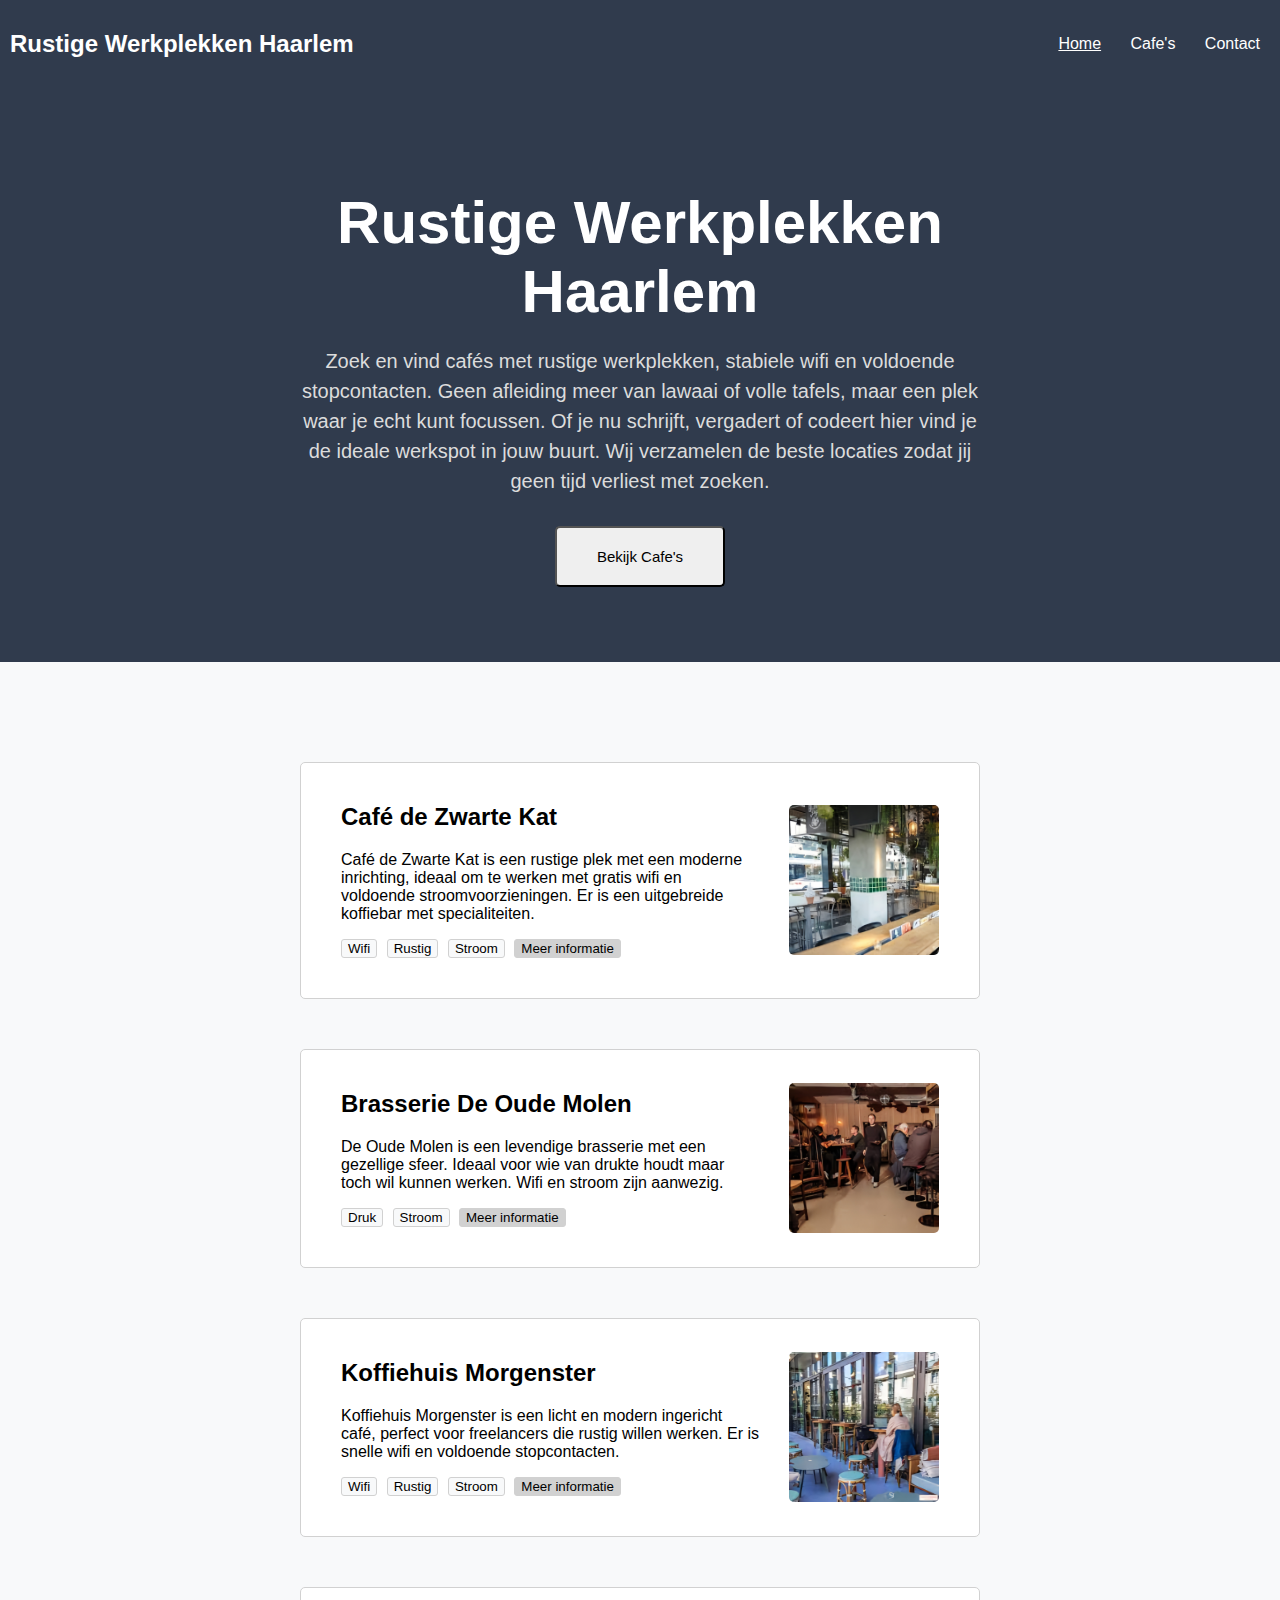
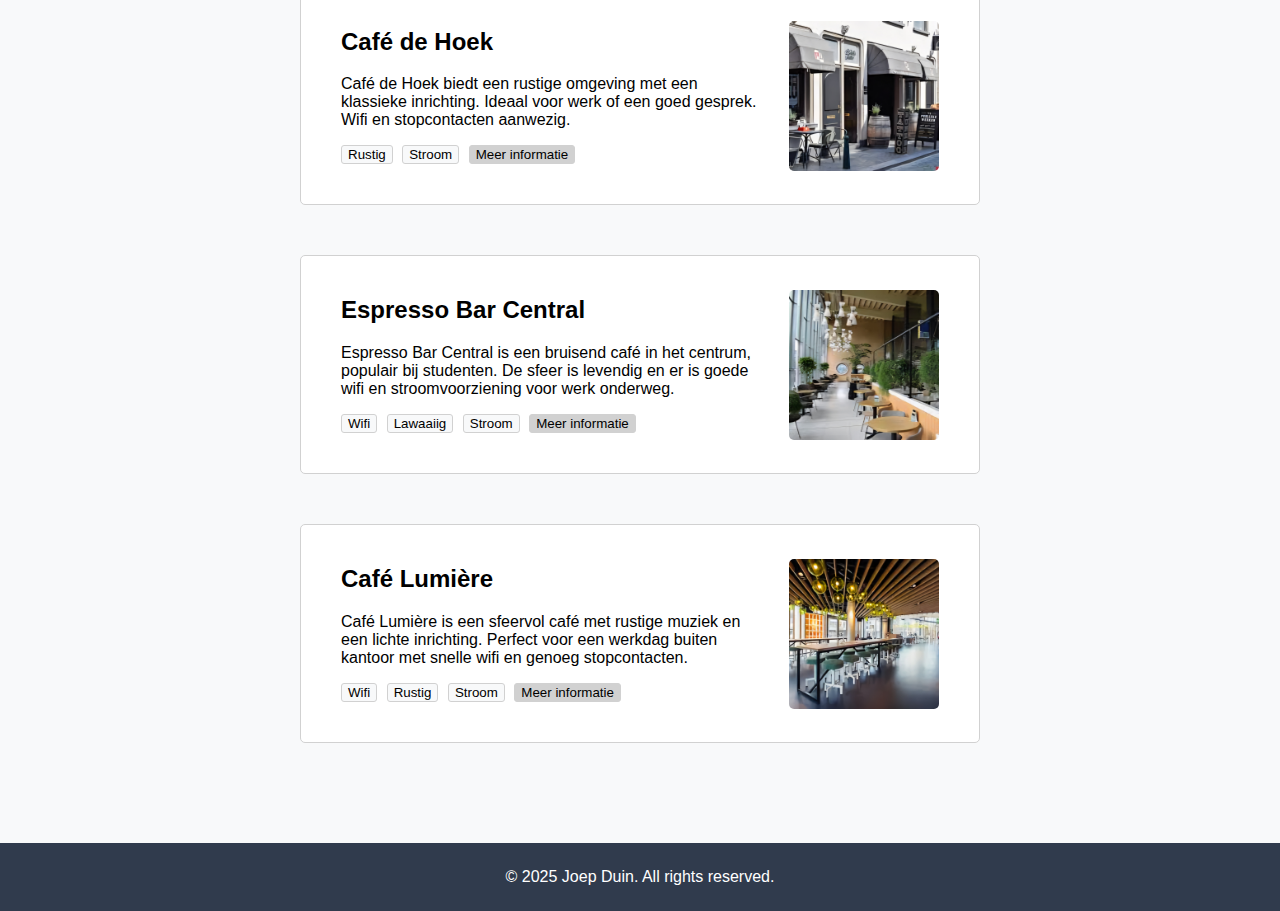
<file: assessment2324/index.html>
<!DOCTYPE html>
<html lang="nl">
  <head>
    <meta charset="UTF-8" />
    <meta name="viewport" content="width=device-width, initial-scale=1.0" />
    <link rel="stylesheet" type="text/css" href="css/styles.css" />
    <title>Rustige Werkplekken Haarlem</title>
  </head>
  <body>
    <header>
      <h2>Rustige Werkplekken Haarlem</h2>
      <nav>
        <a href="index.html"><u>Home</u></a>
        <a href="#info">Cafe's</a>
        <a href="contact.html">Contact</a>
      </nav>
    </header>

    <div class="intro">
      <h1 class="intro-title">Rustige Werkplekken Haarlem</h1>
      <p class="intro-undertitle">
        Zoek en vind cafés met rustige werkplekken, stabiele wifi en voldoende
        stopcontacten. Geen afleiding meer van lawaai of volle tafels, maar een
        plek waar je echt kunt focussen. Of je nu schrijft, vergadert of codeert
        hier vind je de ideale werkspot in jouw buurt. Wij verzamelen de beste
        locaties zodat jij geen tijd verliest met zoeken.
      </p>
      <a href="#info">
        <button class="intro-button">Bekijk Cafe's</button>
      </a>
    </div>

    <div id="info" class="info">
      <div class="info-box">
        <article class="info-box-cafe">
          <h2>Café de Zwarte Kat</h2>
          <p>
            Café de Zwarte Kat is een rustige plek met een moderne inrichting,
            ideaal om te werken met gratis wifi en voldoende
            stroomvoorzieningen. Er is een uitgebreide koffiebar met
            specialiteiten.
          </p>
          <button class="info-box-cafe-labels">Wifi</button>
          <button class="info-box-cafe-labels">Rustig</button>
          <button class="info-box-cafe-labels">Stroom</button>
          <a href="cafe1.html">
            <button class="info-box-cafe-button">Meer informatie</button>
          </a>
        </article>
        <img class="info-box-cafe-img" src="img/cafe1.jpeg" alt="Café de Zwarte Kat"/>
      </div>

      <div class="info-box">
        <article class="info-box-cafe">
          <h2>Brasserie De Oude Molen</h2>
          <p>
            De Oude Molen is een levendige brasserie met een gezellige sfeer.
            Ideaal voor wie van drukte houdt maar toch wil kunnen werken. Wifi
            en stroom zijn aanwezig.
          </p>
          <button class="info-box-cafe-labels">Druk</button>
          <button class="info-box-cafe-labels">Stroom</button>
          <a href="cafe2.html">
            <button class="info-box-cafe-button">Meer informatie</button>
          </a>
        </article>
        <img class="info-box-cafe-img" src="img/cafe2.jpeg" alt="Brasserie De Oude Molen"/>
      </div>

      <div class="info-box">
        <article class="info-box-cafe">
          <h2>Koffiehuis Morgenster</h2>
          <p>
            Koffiehuis Morgenster is een licht en modern ingericht café, perfect
            voor freelancers die rustig willen werken. Er is snelle wifi en
            voldoende stopcontacten.
          </p>
          <button class="info-box-cafe-labels">Wifi</button>
          <button class="info-box-cafe-labels">Rustig</button>
          <button class="info-box-cafe-labels">Stroom</button>
          <a href="cafe3.html">
            <button class="info-box-cafe-button">Meer informatie</button>
          </a>
        </article>
        <img class="info-box-cafe-img" src="img/cafe3.jpeg" alt="Koffiehuis Morgenster"/>
      </div>

      <div class="info-box">
        <article class="info-box-cafe">
          <h2>Café de Hoek</h2>
          <p>
            Café de Hoek biedt een rustige omgeving met een klassieke
            inrichting. Ideaal voor werk of een goed gesprek. Wifi en
            stopcontacten aanwezig.
          </p>
          <button class="info-box-cafe-labels">Rustig</button>
          <button class="info-box-cafe-labels">Stroom</button>
          <a href="cafe4.html">
            <button class="info-box-cafe-button">Meer informatie</button>
          </a>
        </article>
        <img class="info-box-cafe-img" src="img/cafe4.jpeg" alt="Café de Hoek" />
      </div>

      <div class="info-box">
        <article class="info-box-cafe">
          <h2>Espresso Bar Central</h2>
          <p>
            Espresso Bar Central is een bruisend café in het centrum, populair
            bij studenten. De sfeer is levendig en er is goede wifi en
            stroomvoorziening voor werk onderweg.
          </p>
          <button class="info-box-cafe-labels">Wifi</button>
          <button class="info-box-cafe-labels">Lawaaiig</button>
          <button class="info-box-cafe-labels">Stroom</button>
          <a href="cafe5.html">
            <button class="info-box-cafe-button">Meer informatie</button>
          </a>
        </article>
        <img class="info-box-cafe-img" src="img/cafe5.jpeg" alt="Espresso Bar Central"/>
      </div>

      <div class="info-box">
        <article class="info-box-cafe">
          <h2>Café Lumière</h2>
          <p>
            Café Lumière is een sfeervol café met rustige muziek en een lichte
            inrichting. Perfect voor een werkdag buiten kantoor met snelle wifi
            en genoeg stopcontacten.
          </p>
          <button class="info-box-cafe-labels">Wifi</button>
          <button class="info-box-cafe-labels">Rustig</button>
          <button class="info-box-cafe-labels">Stroom</button>
          <a href="cafe6.html">
            <button class="info-box-cafe-button">Meer informatie</button>
          </a>
        </article>
        <img class="info-box-cafe-img" src="img/cafe6.jpeg" alt="Café Lumière" />
      </div>
    </div>

    <footer>© 2025 Joep Duin. All rights reserved.</footer>
  </body>
</html>
</file>
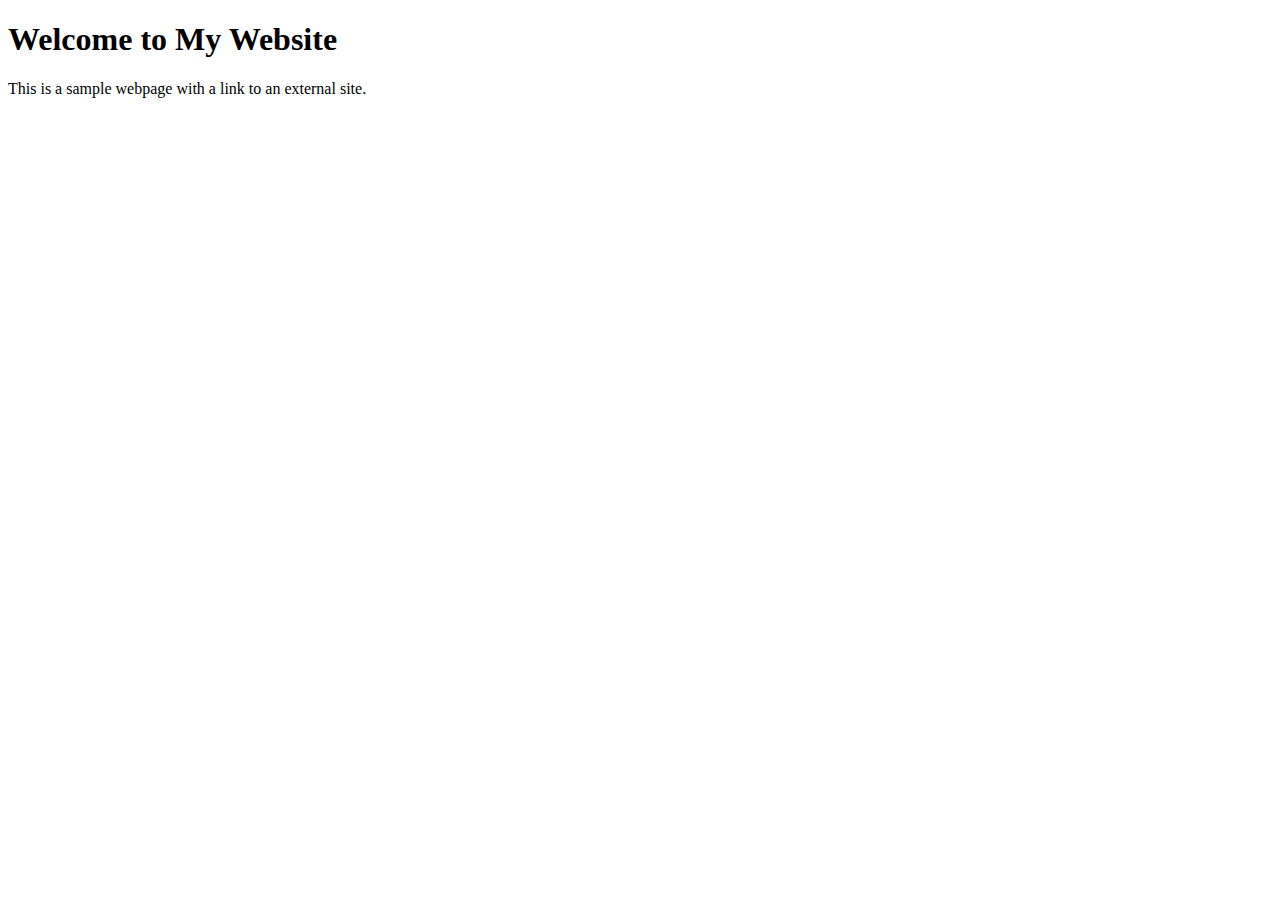
<file: Week1/index.html>
<!DOCTYPE html>
<html lang="en">
<head>
    <meta charset="UTF-8">
    <meta name="viewport" content="width=device-width, initial-scale=1">
    <title>Hi</title>
</head>

<body>
    <h1>Welcome to My Website</h1>
    <p>This is a sample webpage with a link to an external site.</p>
</body>
</file>
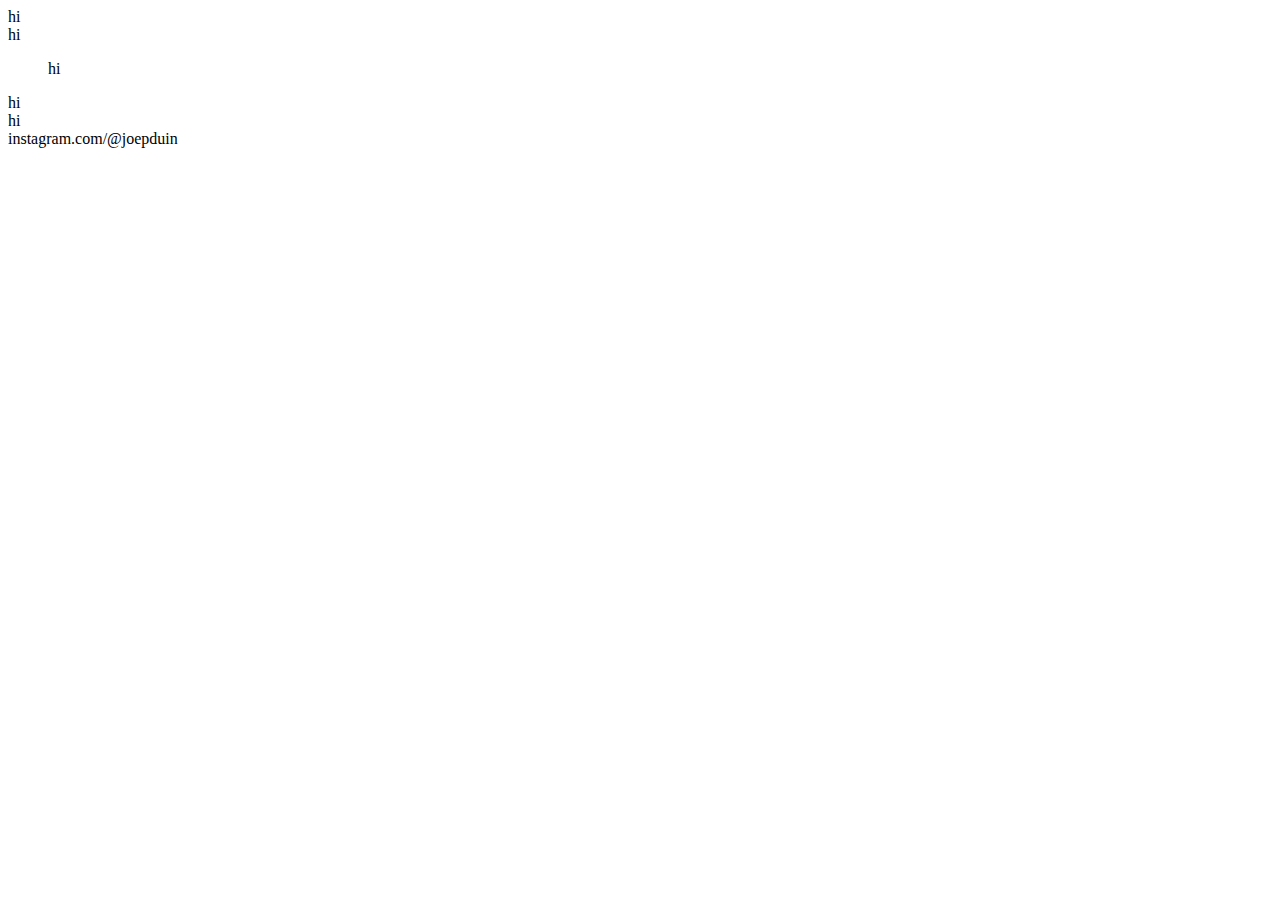
<file: Week2/index.html>
<!DOCTYPE html>
<html lang="en">
  <head>
    <meta charset="UTF-8" />
    <meta name="viewport" content="width=device-width, initial-scale=1.0" />
    <link rel="stylesheet" type="text/css" href="css/styles.css"/>
    <title>Week 2</title>
  </head>
  <body>
    <header><nav>hi</nav></header>
    <article>hi<figure>hi</figure>hi</article>
    <aside>hi</aside>
    <footer>instagram.com/@joepduin</footer>
  </body>
</html>
</file>
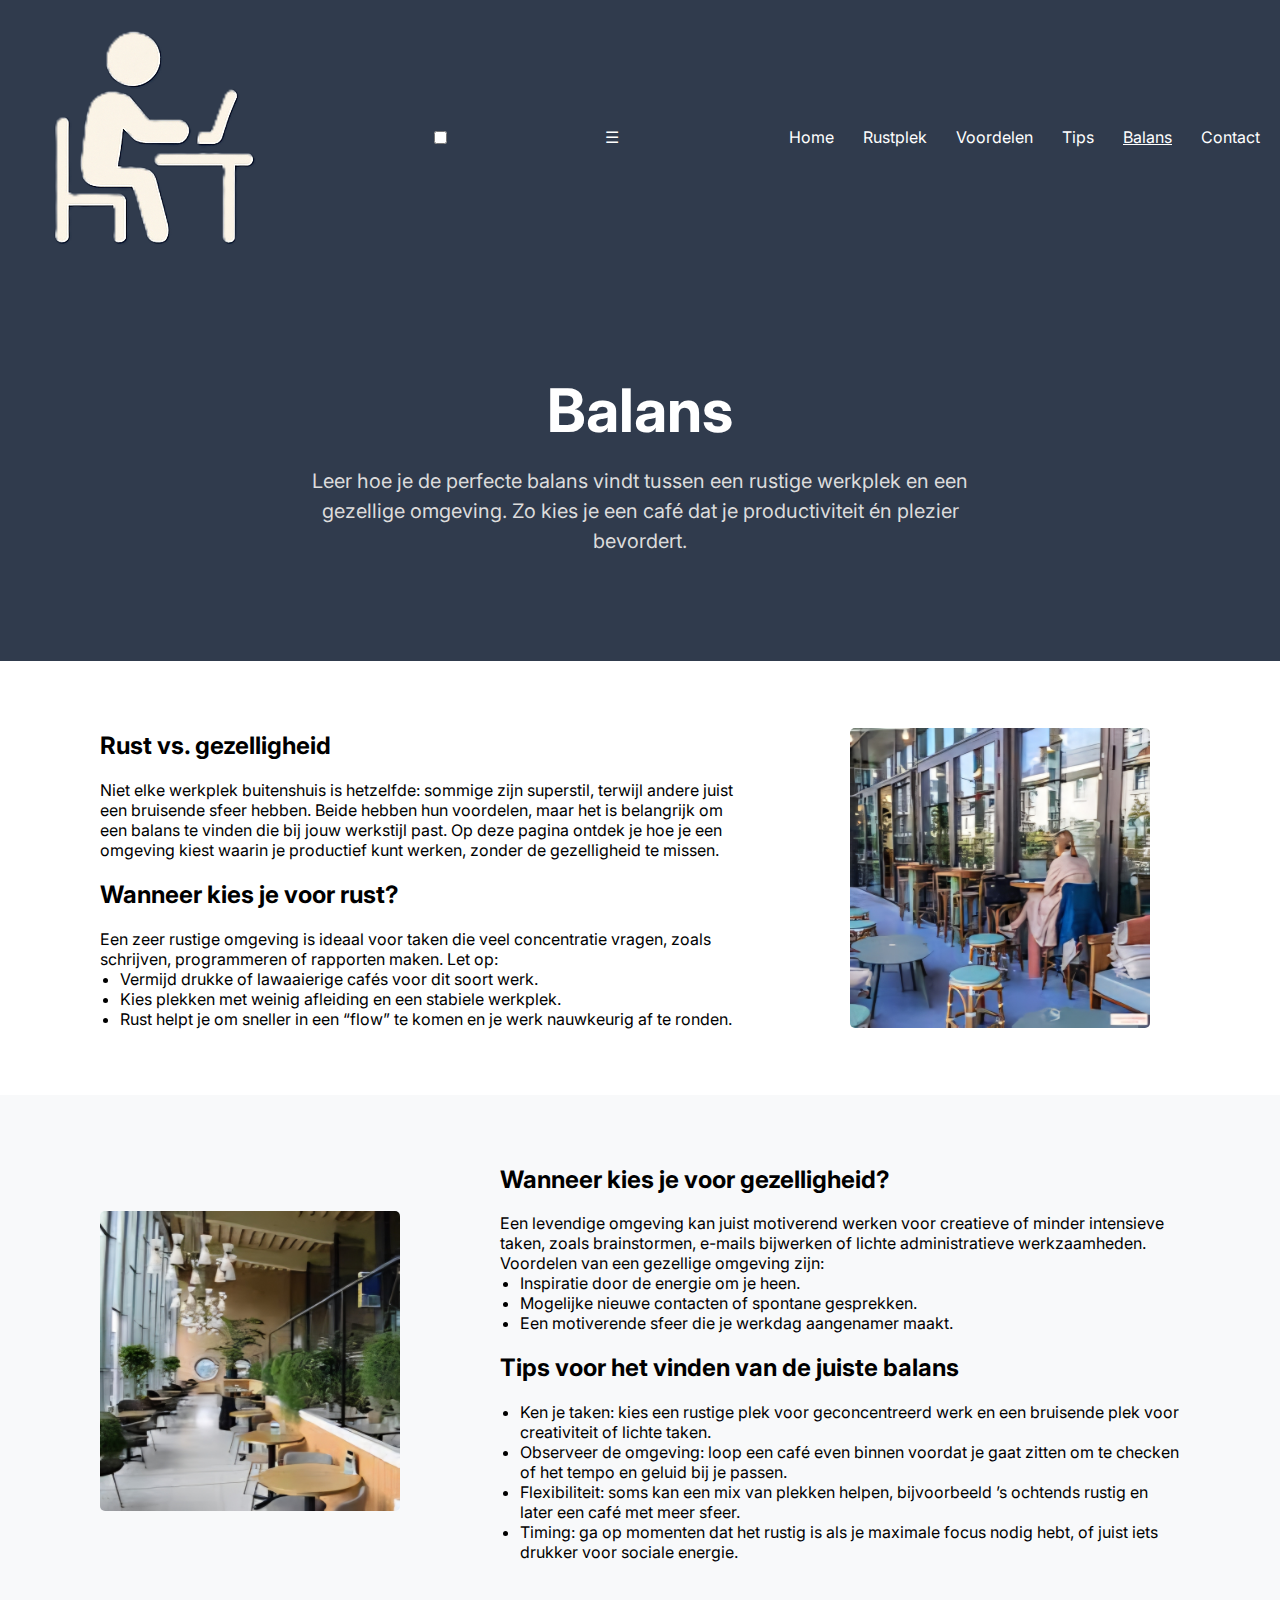
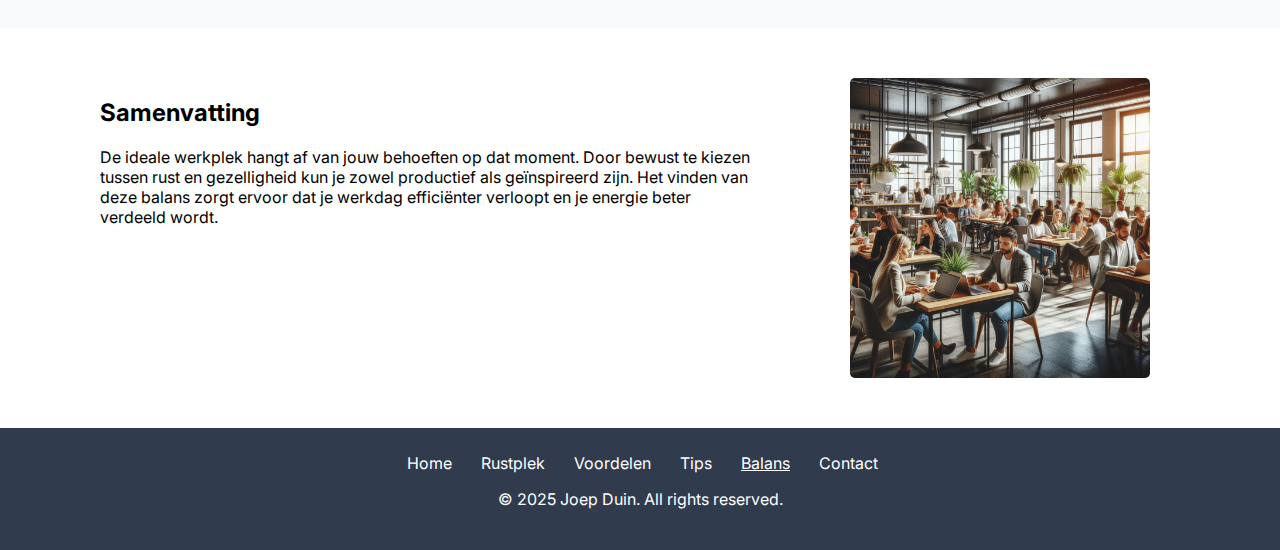
<file: balans.html>
<!DOCTYPE html>
<html lang="nl">
  <head>
    <meta charset="UTF-8" />
    <meta name="viewport" content="width=device-width, initial-scale=1.0" />
    <meta name="author" content="Joep Duin" />
    <meta name="description" content="Leer hoe je de balans vindt tussen rust en gezelligheid in cafés in Haarlem. Tips voor het kiezen van de juiste werkplek voor je taken." />
    <meta name="keywords" content="Haarlem, cafés, werkplekken, wifi, rustige omgeving" />
    <link rel="stylesheet" type="text/css" href="css/styles.css" />
    <link
      href="https://fonts.googleapis.com/css2?family=Inter:ital,opsz,wght@0,14..32,100..900;1,14..32,100..900&family=Roboto:ital,wght@0,100..900;1,100..900&display=swap"
      rel="stylesheet"
    />
    <link rel="icon" type="image/x-icon" href="img/fav.png" />
    <title>Rustige Werkplekken Haarlem</title>
  </head>
  <body>
    <header>
      <a class="logo" href="index.html"
        ><img src="img/fav.png" alt="Rustige Werkplekken Haarlem" title="Rustige Werkplekken Haarlem" />
      </a>
  <input type="checkbox" id="menu-toggle" />
      <label for="menu-toggle" class="menu-toggle">☰</label>
      <nav>
        <a href="index.html">Home</a>
        <a href="rustplek.html">Rustplek</a>
        <a href="voordelen.html">Voordelen</a>
        <a href="tips.html">Tips</a>
        <a href="balans.html"><u>Balans</u></a>
        <a class="contact-nav" href="contact.html">Contact</a>
      </nav>
    </header>

    <section class="intro">
      <h1 class="intro-title">Balans</h1>
      <p class="intro-undertitle">
        Leer hoe je de perfecte balans vindt tussen een rustige werkplek en een gezellige omgeving.
        Zo kies je een café dat je productiviteit én plezier bevordert.
      </p>
    </section>

    <section class="why">
      <article>
        <h2>Rust vs. gezelligheid</h2>
        <p>
          Niet elke werkplek buitenshuis is hetzelfde: sommige zijn superstil, terwijl andere juist een bruisende sfeer hebben. Beide hebben hun voordelen, maar het is belangrijk om een balans te vinden die bij jouw werkstijl past. Op deze pagina ontdek je hoe je een omgeving kiest waarin je productief kunt werken, zonder de gezelligheid te missen.
        <h2>Wanneer kies je voor rust?</h2>
        <p class="bullet">
          Een zeer rustige omgeving is ideaal voor taken die veel concentratie vragen, zoals schrijven, programmeren of rapporten maken. Let op:
          <ul>
            <li>Vermijd drukke of lawaaierige cafés voor dit soort werk.</li>
            <li>Kies plekken met weinig afleiding en een stabiele werkplek.</li>
            <li>Rust helpt je om sneller in een “flow” te komen en je werk nauwkeurig af te ronden.</li>
          </ul>
        </p>
      </article>
      <img
        class="info-box-cafe-img"
        src="img/cafe3.jpeg"
        alt="Café de Zwarte Kat"
        title="Café de Zwarte Kat"
      />
    </section>

    <section class="why2-gray">
      <img
        class="info-box-cafe-img"
        src="img/cafe5.jpeg"
        alt="Café de Zwarte Kat"
        title="Café de Zwarte Kat"
      />
      <article>
        <h2>Wanneer kies je voor gezelligheid?</h2>
        <p class="bullet">
          Een levendige omgeving kan juist motiverend werken voor creatieve of minder intensieve taken, zoals brainstormen, e-mails bijwerken of lichte administratieve werkzaamheden. Voordelen van een gezellige omgeving zijn:
          <ul>
            <li>Inspiratie door de energie om je heen.</li>
            <li>Mogelijke nieuwe contacten of spontane gesprekken.</li>
            <li>Een motiverende sfeer die je werkdag aangenamer maakt.</li>
          </ul>
        </p>
        <h2>Tips voor het vinden van de juiste balans</h2>
        <p class="bullet">
          <ul>
            <li>Ken je taken: kies een rustige plek voor geconcentreerd werk en een bruisende plek voor creativiteit of lichte taken.</li>
            <li>Observeer de omgeving: loop een café even binnen voordat je gaat zitten om te checken of het tempo en geluid bij je passen.</li>
            <li>Flexibiliteit: soms kan een mix van plekken helpen, bijvoorbeeld ’s ochtends rustig en later een café met meer sfeer.</li>
            <li>Timing: ga op momenten dat het rustig is als je maximale focus nodig hebt, of juist iets drukker voor sociale energie.</li>
          </ul>
        </p>
      </article>
    </section>

    <section class="why">
      <article>
        <h2>Samenvatting</h2>
        <p>
          De ideale werkplek hangt af van jouw behoeften op dat moment. Door bewust te kiezen tussen rust en gezelligheid kun je zowel productief als geïnspireerd zijn. Het vinden van deze balans zorgt ervoor dat je werkdag efficiënter verloopt en je energie beter verdeeld wordt.
        </p>
      </article>
      <img
        class="info-box-cafe-img"
        src="img/cafe4.jpeg"
        alt="Café de Zwarte Kat"
        title="Café de Zwarte Kat"
      />
    </section>

    <footer>
      <nav>
        <a href="index.html">Home</a>
        <a href="rustplek.html">Rustplek</a>
        <a href="voordelen.html">Voordelen</a>
        <a href="tips.html">Tips</a>
        <a href="balans.html"><u>Balans</u></a>
        <a class="contact-nav" href="contact.html">Contact</a>
      </nav>
      <p>&copy; 2025 Joep Duin. All rights reserved.</p>
    </footer>
  </body>
</html>
</file>
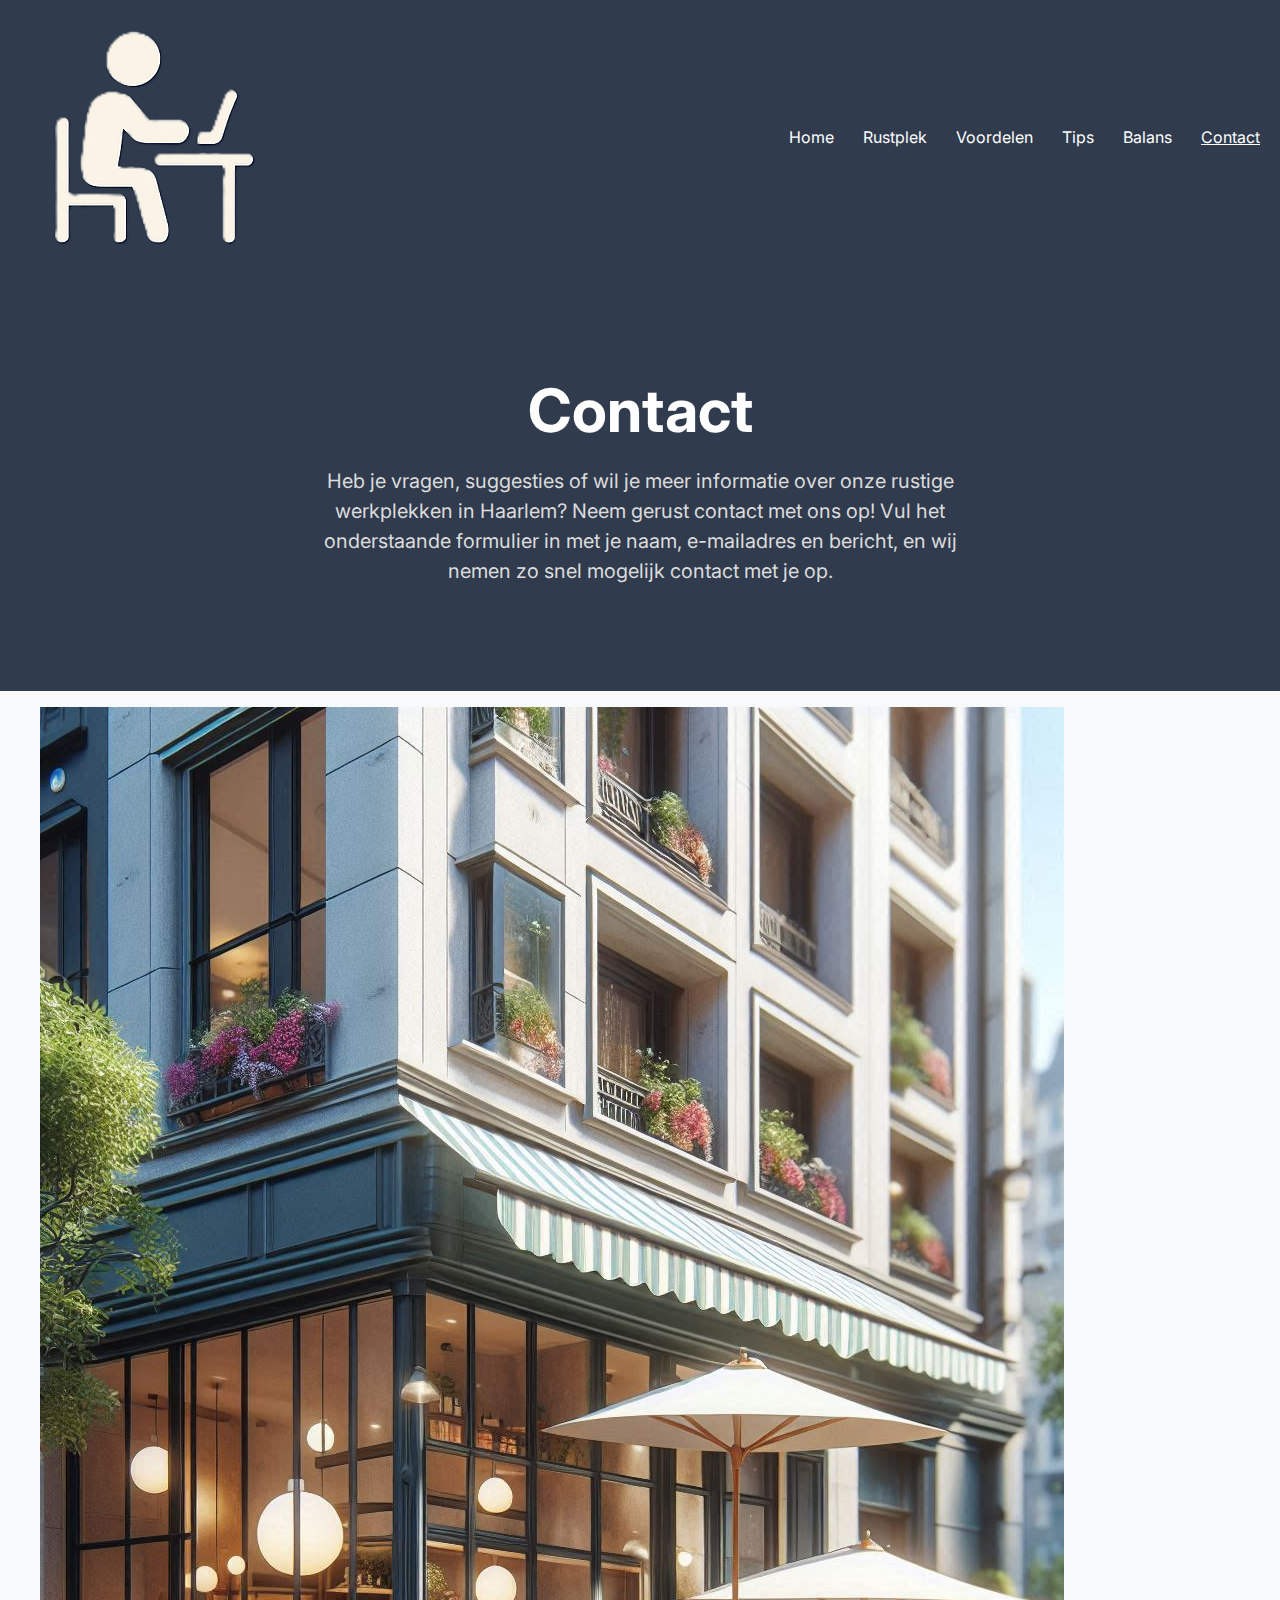
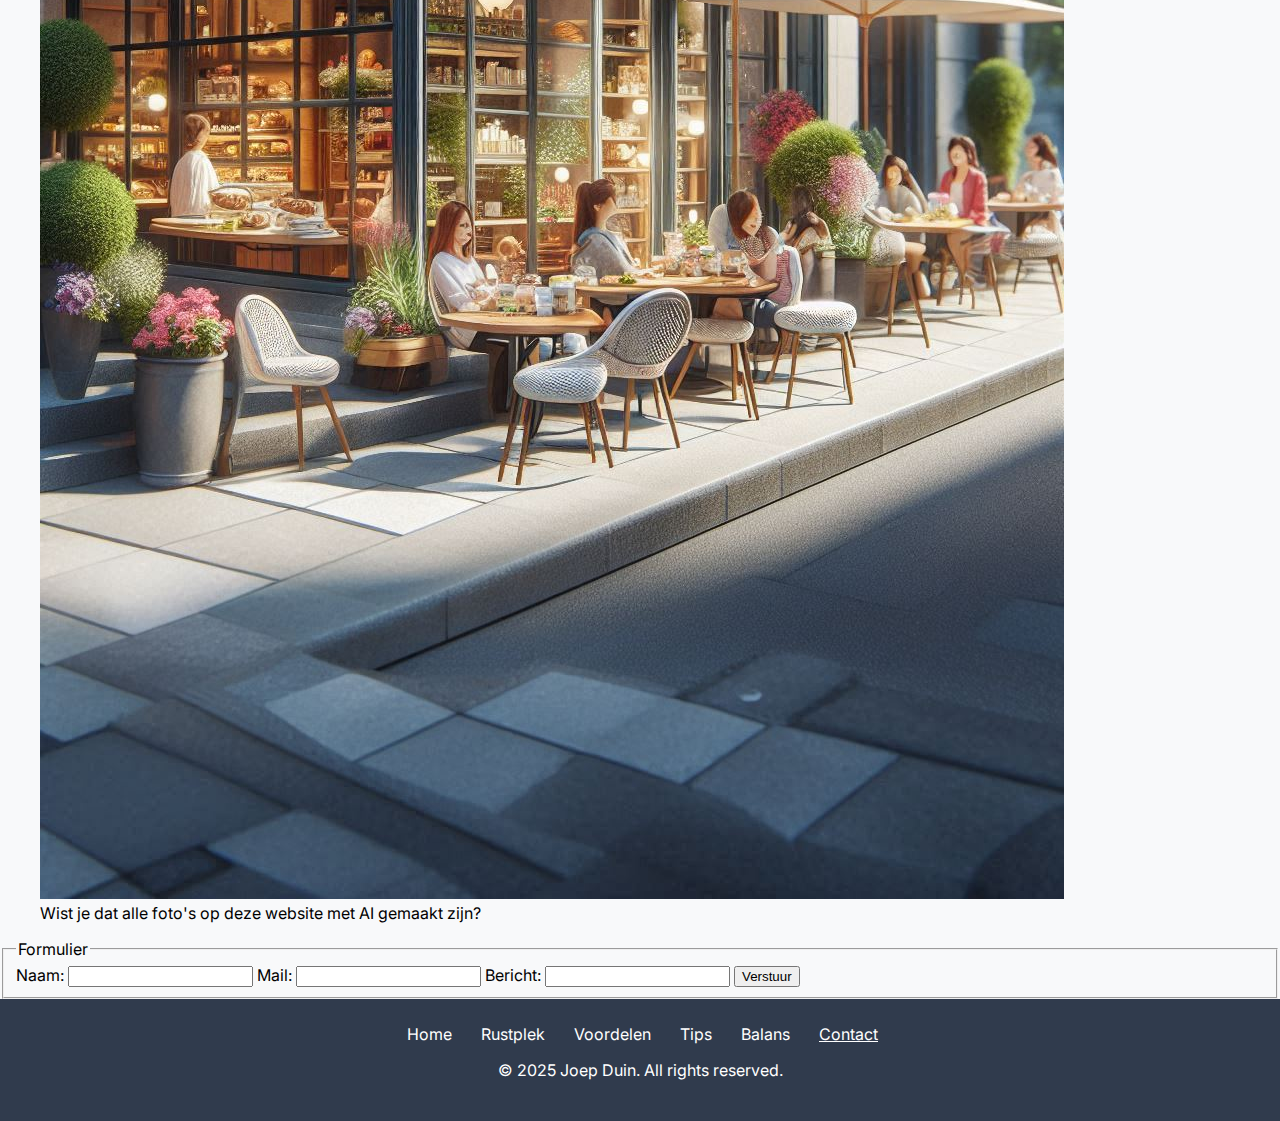
<file: contact.html>
<!DOCTYPE html>
<html lang="nl">
  <head>
    <meta charset="UTF-8" />
    <meta name="viewport" content="width=device-width, initial-scale=1.0" />
    <link rel="stylesheet" type="text/css" href="css/styles.css" />
    <link
      href="https://fonts.googleapis.com/css2?family=Inter:wght@400;500;700&display=swap"
      rel="stylesheet"
    />
    <link
      href="https://fonts.googleapis.com/css2?family=Inter:ital,opsz,wght@0,14..32,100..900;1,14..32,100..900&family=Roboto:ital,wght@0,100..900;1,100..900&display=swap"
      rel="stylesheet"
    />
    <link rel="icon" type="image/x-icon" href="img/fav.png" />
    <title>Rustige Werkplekken Haarlem</title>
  </head>
  <body>
    <header>
      <a class="logo" href="index.html"
        ><img src="img/fav.png" alt="Rustige Werkplekken Haarlem" />
      </a>
      <nav>
        <a href="index.html">Home</a>
        <a href="rustplek.html">Rustplek</a>
        <a href="voordelen.html">Voordelen</a>
        <a href="tips.html">Tips</a>
        <a href="balans.html">Balans</a>
        <a class="contact-nav" href="contact.html"><u>Contact</u></a>
      </nav>
    </header>

    <section class="intro">
      <h1 class="intro-title">Contact</h1>
      <p class="intro-undertitle">
        Heb je vragen, suggesties of wil je meer informatie over onze rustige
        werkplekken in Haarlem? Neem gerust contact met ons op! Vul het
        onderstaande formulier in met je naam, e-mailadres en bericht, en wij
        nemen zo snel mogelijk contact met je op.
      </p>
    </section>

    <section class="contact-content">
      <aside class="contact-media">
        <figure>
          <img
            src="img/contact.jpeg"
            alt="Contact afbeelding"
            title="Contact afbeelding"
          />
          <figcaption>
            Wist je dat alle foto's op deze website met AI gemaakt zijn?
          </figcaption>
        </figure>
      </aside>

      <form
        action="https://next-app-router-playground-kohl.vercel.app/api/contact"
        method="post"
      >
        <fieldset>
          <legend>Formulier</legend>
          <label for="name">Naam: </label>
          <input class="name" type="text" id="name" name="name" />
          <label for="email">Mail: </label>
          <input class="email" type="email" id="email" name="email" />
          <label for="message">Bericht: </label>
          <input class="message" type="text" id="message" name="message" />
          <input class="submit" type="submit" value="Verstuur" />
        </fieldset>
      </form>
    </section>

    <footer>
      <nav>
        <a href="index.html">Home</a>
        <a href="rustplek.html">Rustplek</a>
        <a href="voordelen.html">Voordelen</a>
        <a href="tips.html">Tips</a>
        <a href="balans.html">Balans</a>
        <a class="contact-nav" href="contact.html"><u>Contact</u></a>
      </nav>
      <p>&copy; 2025 Joep Duin. All rights reserved.</p>
    </footer>
  </body>
</html>
</file>
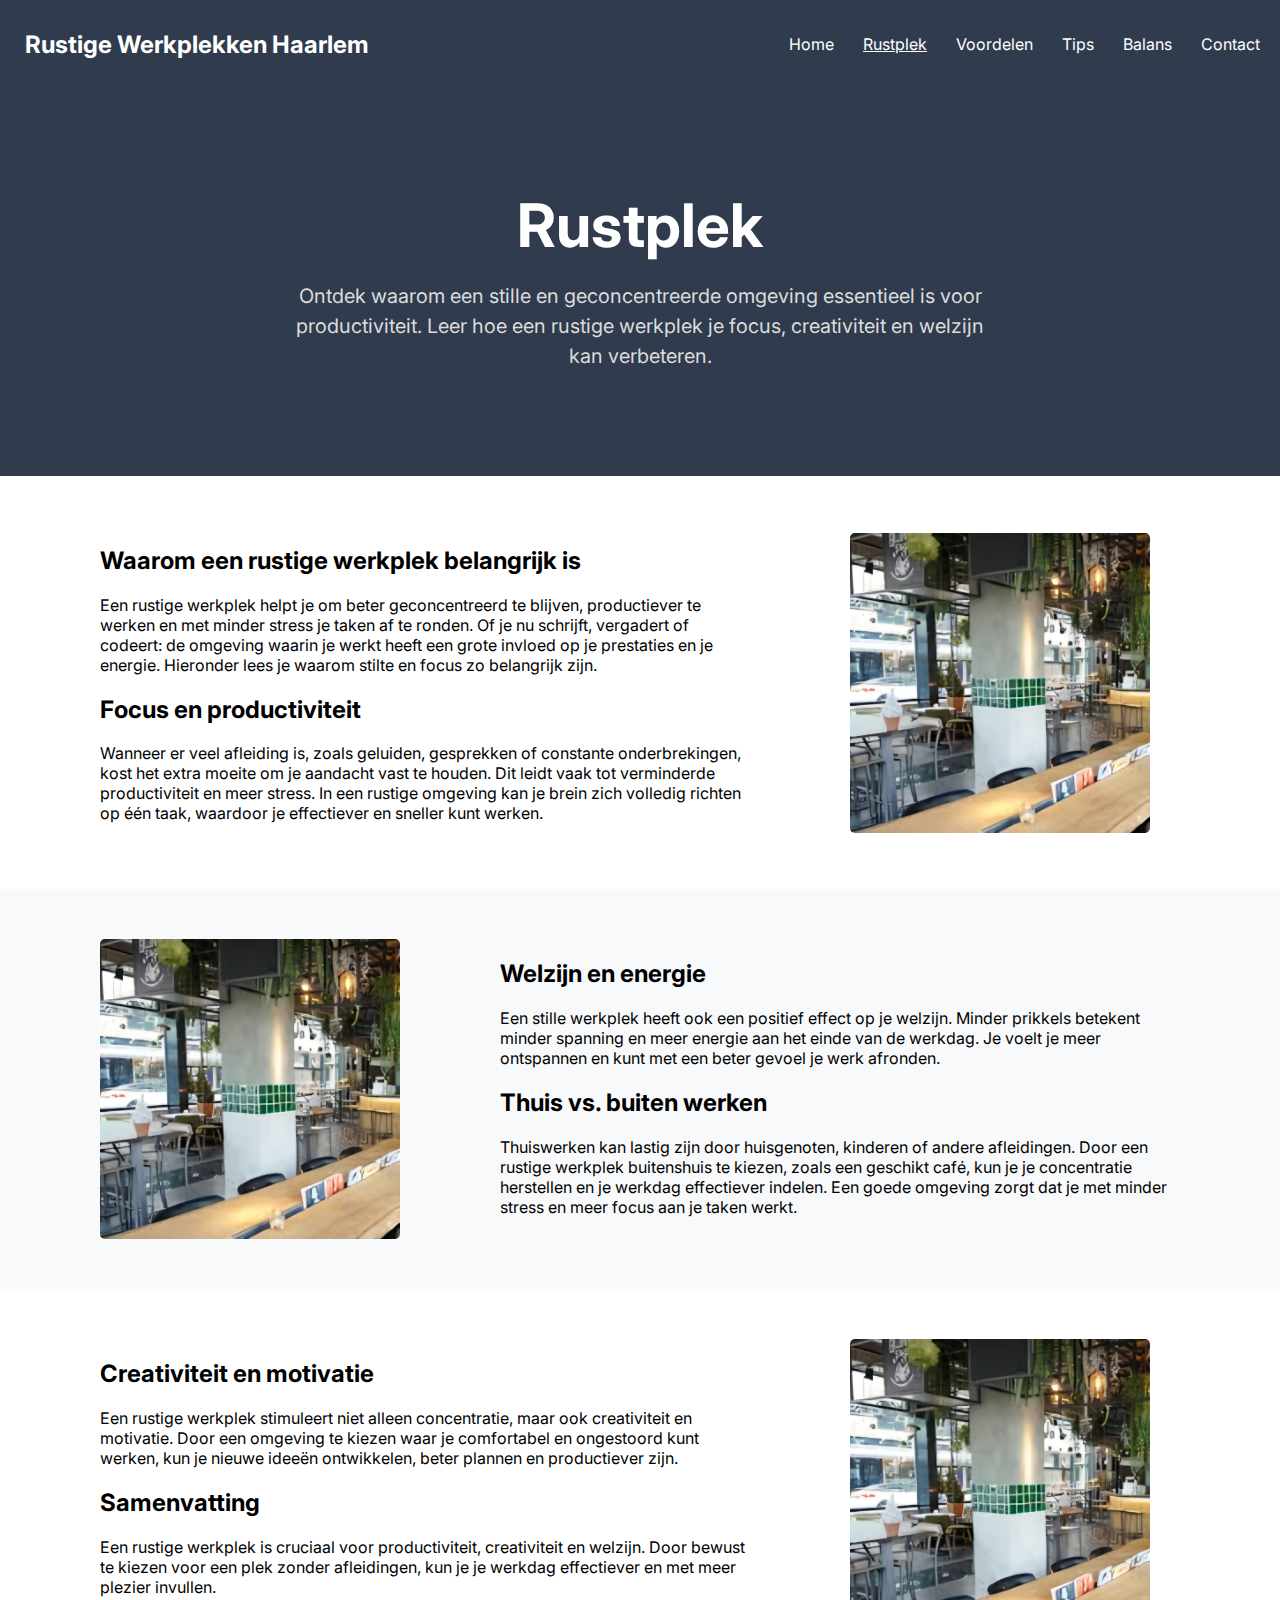
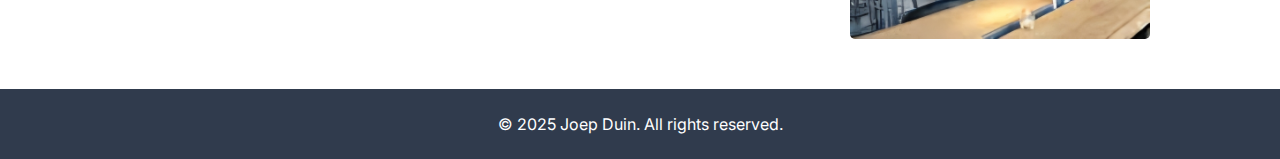
<file: rustplek.html>
<!DOCTYPE html>
<html lang="nl">
  <head>
    <meta charset="UTF-8" />
    <meta name="viewport" content="width=device-width, initial-scale=1.0" />
    <link rel="stylesheet" type="text/css" href="css/styles.css" />
    <link
      href="https://fonts.googleapis.com/css2?family=Inter:wght@400;500;700&display=swap"
      rel="stylesheet"
    />
    <title>Rustige Werkplekken Haarlem</title>
  </head>
  <body>
    <header>
      <a href="index.html"><h2>Rustige Werkplekken Haarlem</h2></a>
      <nav>
        <a href="index.html">Home</a>
        <a href="rustplek.html"><u>Rustplek</u></a>
        <a href="voordelen.html">Voordelen</a>
        <a href="tips.html">Tips</a>
        <a href="balans.html">Balans</a>
        <a href="contact.html">Contact</a>
      </nav>
    </header>

    <section class="intro">
      <h1 class="intro-title">Rustplek</h1>
      <p class="intro-undertitle">
        Ontdek waarom een stille en geconcentreerde omgeving essentieel is voor productiviteit.
        Leer hoe een rustige werkplek je focus, creativiteit en welzijn kan verbeteren.
      </p>
    </section>

    <section class="why">
      <article>
        <h2>Waarom een rustige werkplek belangrijk is</h2>
        <p>
          Een rustige werkplek helpt je om beter geconcentreerd te blijven, productiever te 
          werken en met minder stress je taken af te ronden. Of je nu schrijft, vergadert of 
          codeert: de omgeving waarin je werkt heeft een grote invloed op je prestaties en je 
          energie. Hieronder lees je waarom stilte en focus zo belangrijk zijn.
        <h2>Focus en productiviteit</h2>
        <p>
          Wanneer er veel afleiding is, zoals geluiden, gesprekken of constante onderbrekingen, 
          kost het extra moeite om je aandacht vast te houden. Dit leidt vaak tot verminderde 
          productiviteit en meer stress. In een rustige omgeving kan je brein zich volledig 
          richten op één taak, waardoor je effectiever en sneller kunt werken.
        </p>
      </article>
      <img
        class="info-box-cafe-img"
        src="img/cafe1.jpeg"
        alt="Café de Zwarte Kat"
        title="Café de Zwarte Kat"
      />
    </section>

    <section class="why2-gray">
      <img
        class="info-box-cafe-img"
        src="img/cafe1.jpeg"
        alt="Café de Zwarte Kat"
        title="Café de Zwarte Kat"
      />
      <article>
        <h2>Welzijn en energie</h2>
        <p>
          Een stille werkplek heeft ook een positief effect op je welzijn. Minder prikkels 
          betekent minder spanning en meer energie aan het einde van de werkdag. Je voelt je 
          meer ontspannen en kunt met een beter gevoel je werk afronden.
        </p>
        <h2>Thuis vs. buiten werken</h2>
        <p>
          Thuiswerken kan lastig zijn door huisgenoten, kinderen of andere afleidingen. Door 
          een rustige werkplek buitenshuis te kiezen, zoals een geschikt café, kun je je 
          concentratie herstellen en je werkdag effectiever indelen. Een goede omgeving 
          zorgt dat je met minder stress en meer focus aan je taken werkt.
        </p>
      </article>
    </section>

    <section class="why">
      <article>
        <h2>Creativiteit en motivatie</h2>
        <p>
          Een rustige werkplek stimuleert niet alleen concentratie, maar ook creativiteit en 
          motivatie. Door een omgeving te kiezen waar je comfortabel en ongestoord kunt 
          werken, kun je nieuwe ideeën ontwikkelen, beter plannen en productiever zijn.
        </p>
        <h2>Samenvatting</h2>
        <p>
          Een rustige werkplek is cruciaal voor productiviteit, creativiteit en welzijn. Door 
          bewust te kiezen voor een plek zonder afleidingen, kun je je werkdag effectiever 
          en met meer plezier invullen.
        </p>
      </article>
      <img
        class="info-box-cafe-img"
        src="img/cafe1.jpeg"
        alt="Café de Zwarte Kat"
        title="Café de Zwarte Kat"
      />
    </section>

    <footer>&copy; 2025 Joep Duin. All rights reserved.</footer>
  </body>
</html>
</file>
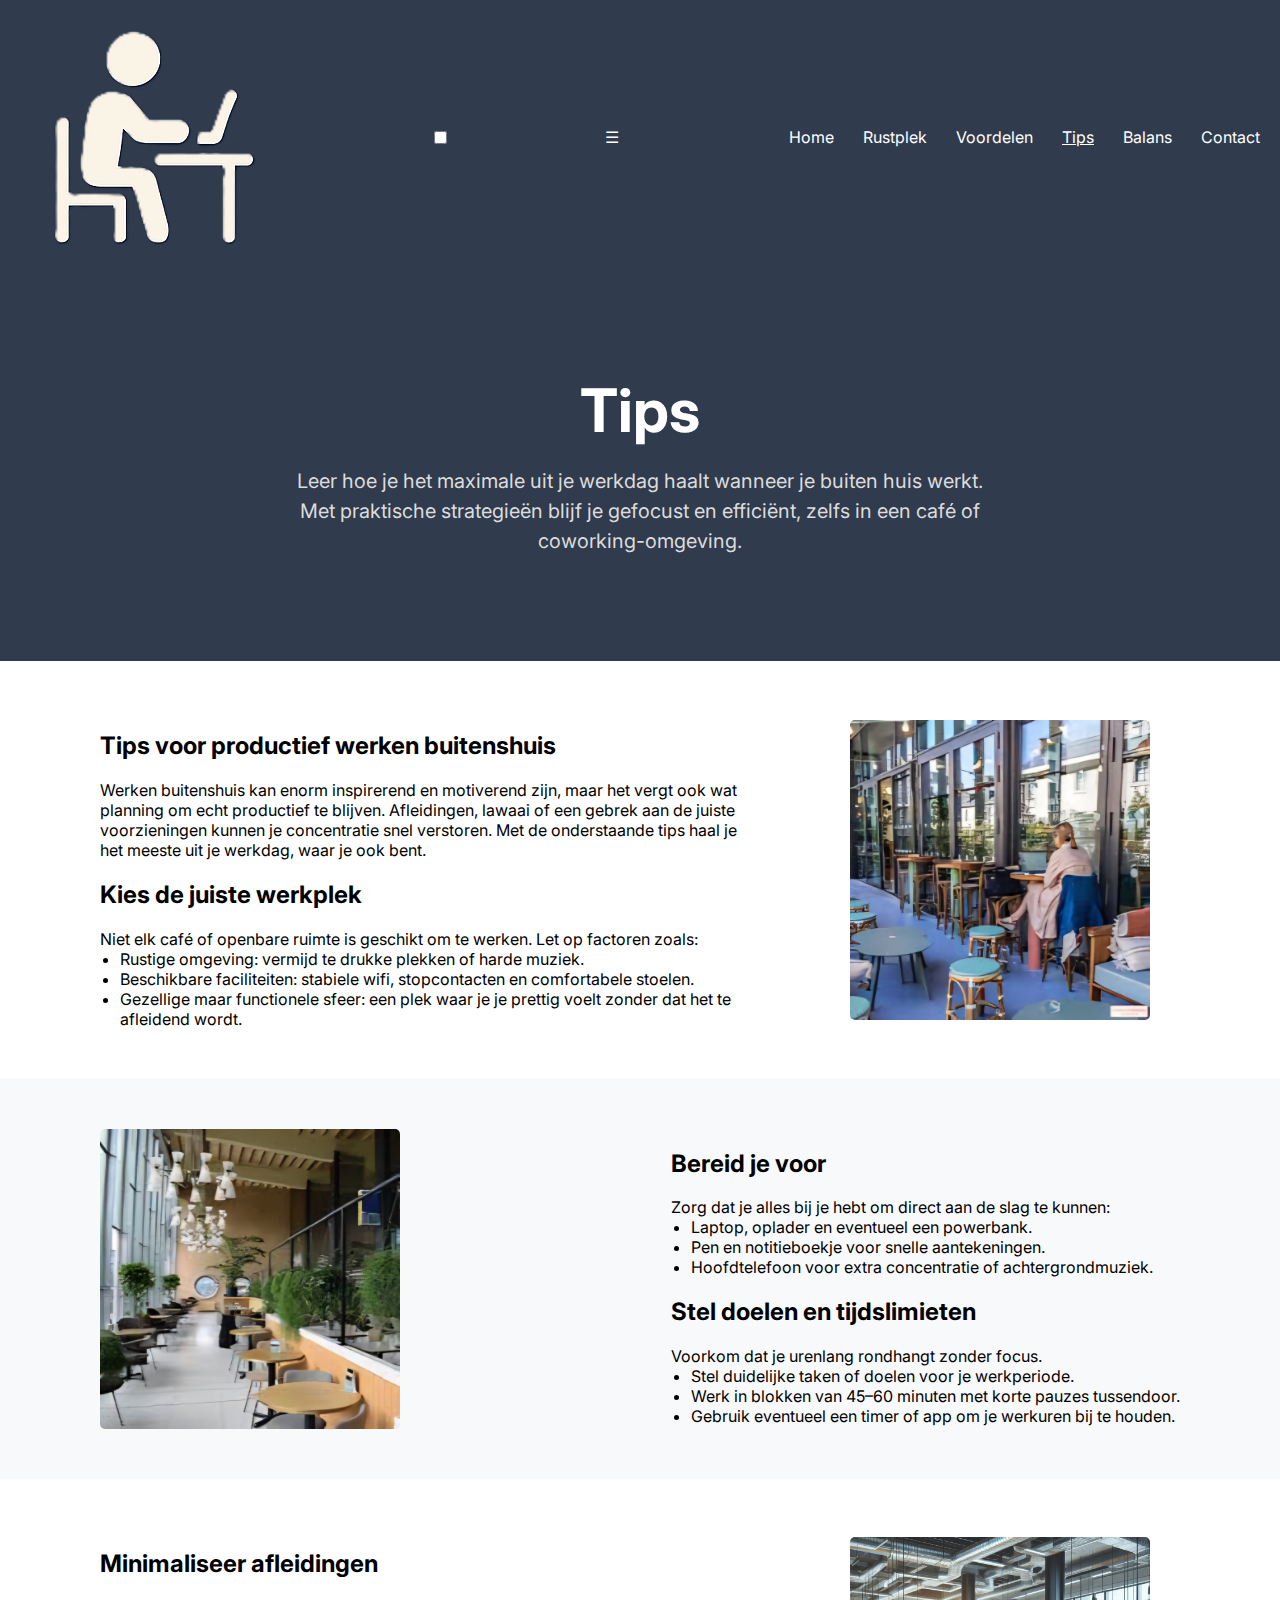
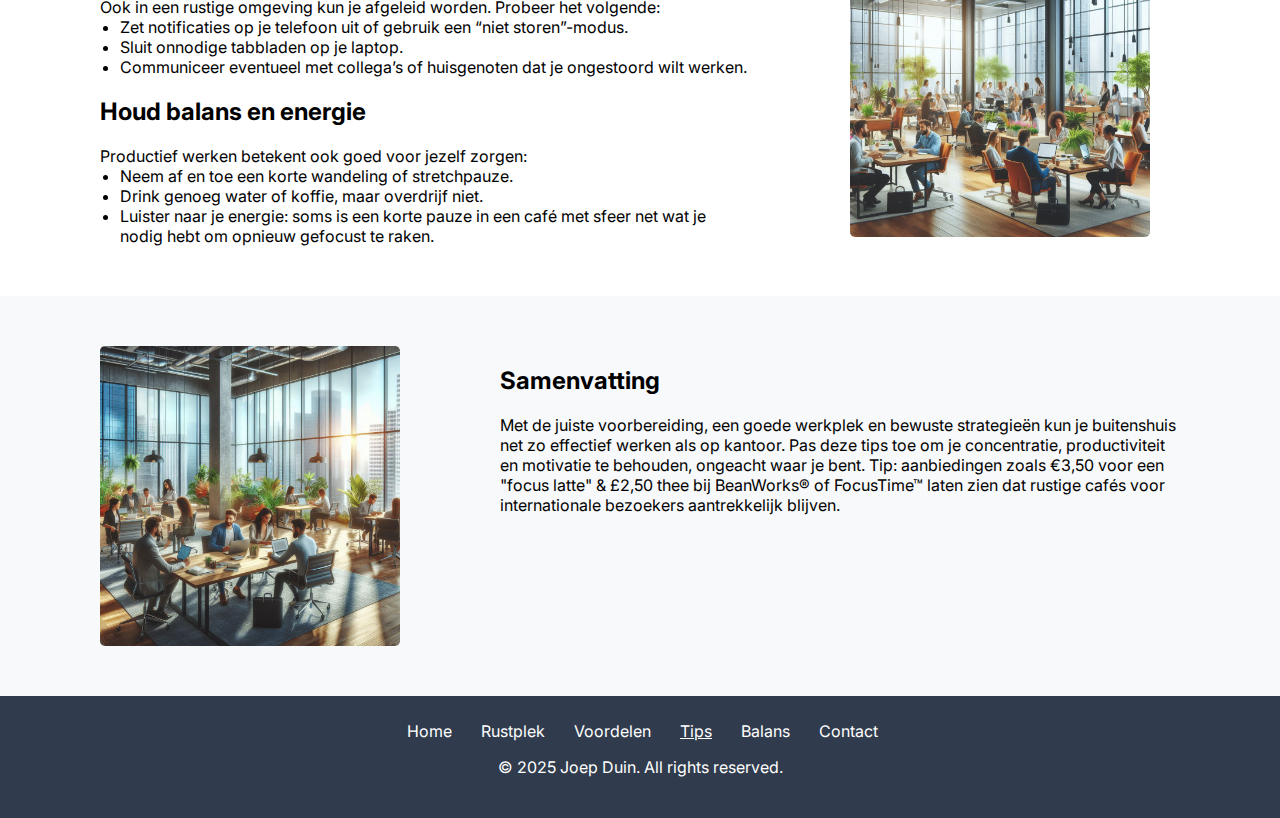
<file: tips.html>
<!DOCTYPE html>
<html lang="nl">
	<head>
		<meta charset="UTF-8" />
		<meta name="viewport" content="width=device-width, initial-scale=1.0" />
		<meta name="author" content="Joep Duin" />
		<meta name="description" content="Praktische tips voor productief werken in cafés in Haarlem. Leer hoe je afleidingen minimaliseert, de juiste plek kiest en je focus behoudt." />
		<meta name="keywords" content="Haarlem, cafés, werkplekken, wifi, rustige omgeving" />
		<link rel="stylesheet" type="text/css" href="css/styles.css" />
		<link
			href="https://fonts.googleapis.com/css2?family=Inter:ital,opsz,wght@0,14..32,100..900;1,14..32,100..900&family=Roboto:ital,wght@0,100..900;1,100..900&display=swap"
			rel="stylesheet"
		/>
		<link rel="icon" type="image/x-icon" href="img/fav.png" />
		<title>Rustige Werkplekken Haarlem</title>
	</head>
	<body>
		<header>
			<a class="logo" href="index.html"
				><img src="img/fav.png" alt="Rustige Werkplekken Haarlem" title="Rustige Werkplekken Haarlem" />
			</a>
	<input type="checkbox" id="menu-toggle" />
			<label for="menu-toggle" class="menu-toggle">☰</label>
			<nav>
				<a href="index.html">Home</a>
				<a href="rustplek.html">Rustplek</a>
				<a href="voordelen.html">Voordelen</a>
				<a href="tips.html"><u>Tips</u></a>
				<a href="balans.html">Balans</a>
				<a class="contact-nav" href="contact.html">Contact</a>
			</nav>
		</header>

		<section class="intro">
			<h1 class="intro-title">Tips</h1>
			<p class="intro-undertitle">
				Leer hoe je het maximale uit je werkdag haalt wanneer je buiten huis werkt. Met 
				praktische strategieën blijf je gefocust en efficiënt, zelfs in een café of 
				coworking-omgeving.
			</p>
		</section>

		<section class="why">
			<article>
				<h2>Tips voor productief werken buitenshuis</h2>
				<p>
					Werken buitenshuis kan enorm inspirerend en motiverend zijn, maar het vergt ook wat planning om echt productief te blijven. Afleidingen, lawaai of een gebrek aan de juiste voorzieningen kunnen je concentratie snel verstoren. Met de onderstaande tips haal je het meeste uit je werkdag, waar je ook bent.
				</p>
					<h2>Kies de juiste werkplek</h2>
					<p class="bullet">
						Niet elk café of openbare ruimte is geschikt om te werken. Let op factoren zoals:
					</p>
					<ul class="bullet-list">
						<li>Rustige omgeving: vermijd te drukke plekken of harde muziek.</li>
						<li>Beschikbare faciliteiten: stabiele wifi, stopcontacten en comfortabele stoelen.</li>
						<li>Gezellige maar functionele sfeer: een plek waar je je prettig voelt zonder dat het te afleidend wordt.</li>
					</ul>
			</article>
			<img
				class="info-box-cafe-img"
				src="img/cafe3.jpeg"
				alt="Café de Zwarte Kat"
				title="Café de Zwarte Kat"
			/>
		</section>

		<section class="why2-gray">
			<img
				class="info-box-cafe-img"
				src="img/cafe5.jpeg"
				alt="Café de Zwarte Kat"
				title="Café de Zwarte Kat"
			/>
			<article>
				<h2>Bereid je voor</h2>
				<p class="bullet">
					Zorg dat je alles bij je hebt om direct aan de slag te kunnen:
				</p>
				<ul class="bullet-list">
					<li>Laptop, oplader en eventueel een powerbank.</li>
					<li>Pen en notitieboekje voor snelle aantekeningen.</li>
					<li>Hoofdtelefoon voor extra concentratie of achtergrondmuziek.</li>
				</ul>
				<h2>Stel doelen en tijdslimieten</h2>
				<p class="bullet">
					Voorkom dat je urenlang rondhangt zonder focus.
				</p>
				<ul class="bullet-list">
					<li>Stel duidelijke taken of doelen voor je werkperiode.</li>
					<li>Werk in blokken van 45–60 minuten met korte pauzes tussendoor.</li>
					<li>Gebruik eventueel een timer of app om je werkuren bij te houden.</li>
				</ul>
			</article>
		</section>

		<section class="why">
			<article>
				<h2>Minimaliseer afleidingen</h2>
				<p class="bullet">
					Ook in een rustige omgeving kun je afgeleid worden. Probeer het volgende:
				</p>
				<ul class="bullet-list">
					<li>Zet notificaties op je telefoon uit of gebruik een “niet storen”-modus.</li>
					<li>Sluit onnodige tabbladen op je laptop.</li>
					<li>Communiceer eventueel met collega’s of huisgenoten dat je ongestoord wilt werken.</li>
				</ul>
				<h2>Houd balans en energie</h2>
				<p class="bullet">
					Productief werken betekent ook goed voor jezelf zorgen:
				</p>
				<ul class="bullet-list">
					<li>Neem af en toe een korte wandeling of stretchpauze.</li>
					<li>Drink genoeg water of koffie, maar overdrijf niet.</li>
					<li>Luister naar je energie: soms is een korte pauze in een café met sfeer net wat je nodig hebt om opnieuw gefocust te raken.</li>
				</ul>
			</article>
			<img
				class="info-box-cafe-img"
				src="img/cafe8.jpeg"
				alt="Café de Zwarte Kat"
				title="Café de Zwarte Kat"
			/>
		</section>

		<section class="why2-gray">
			<img
				class="info-box-cafe-img"
				src="img/cafe6.jpeg"
				alt="Café de Zwarte Kat"
				title="Café de Zwarte Kat"
			/>
			<article>
				<h2>Samenvatting</h2>
				<p>
					Met de juiste voorbereiding, een goede werkplek en bewuste strategieën kun je buitenshuis net zo effectief werken als op kantoor. Pas deze tips toe om je concentratie, productiviteit en motivatie te behouden, ongeacht waar je bent.
					Tip: aanbiedingen zoals &euro;3,50 voor een &quot;focus latte&quot; &amp; &pound;2,50 thee bij BeanWorks&reg; of FocusTime&trade; laten zien dat rustige cafés voor internationale bezoekers aantrekkelijk blijven.
				</p>
			</article>
		</section>

		<footer>
			<nav>
				<a href="index.html">Home</a>
				<a href="rustplek.html">Rustplek</a>
				<a href="voordelen.html">Voordelen</a>
				<a href="tips.html"><u>Tips</u></a>
				<a href="balans.html">Balans</a>
				<a class="contact-nav" href="contact.html">Contact</a>
			</nav>
			<p>&copy; 2025 Joep Duin. All rights reserved.</p>
		</footer>
	</body>
</html>
</file>
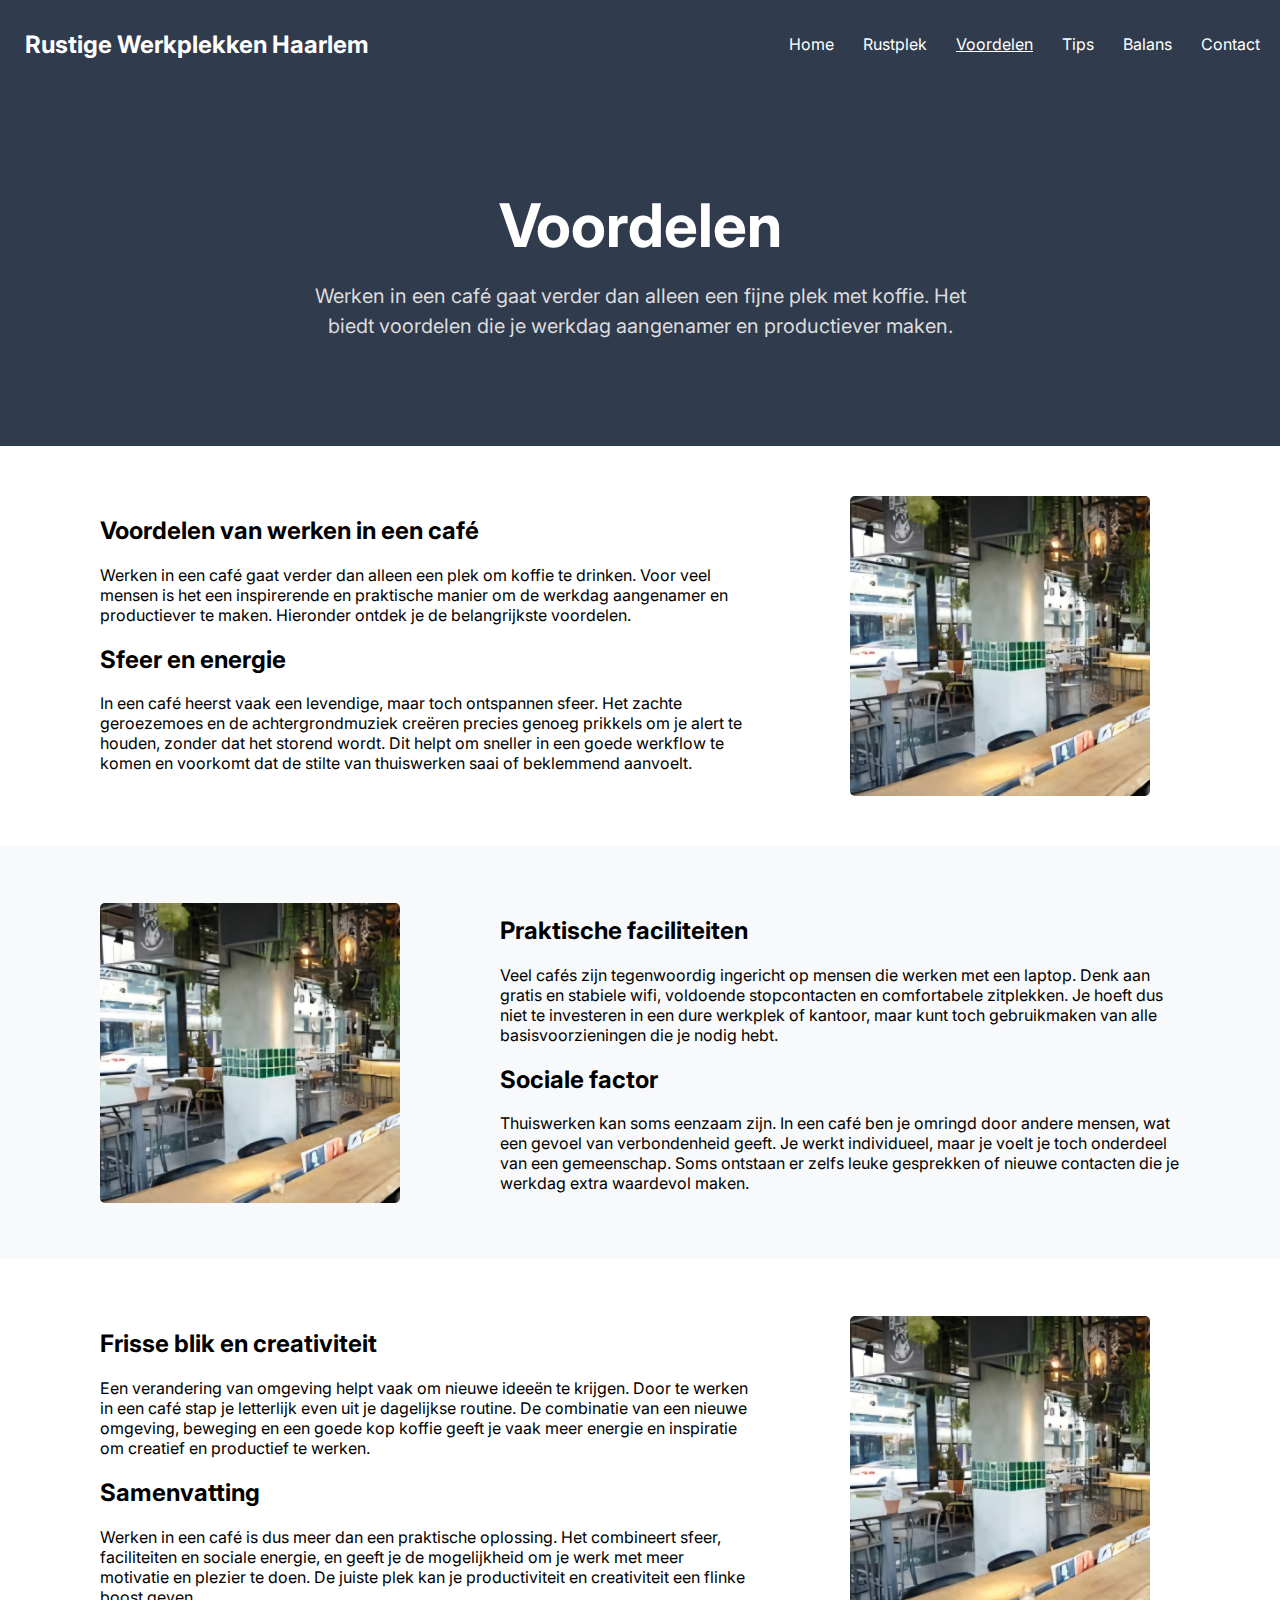
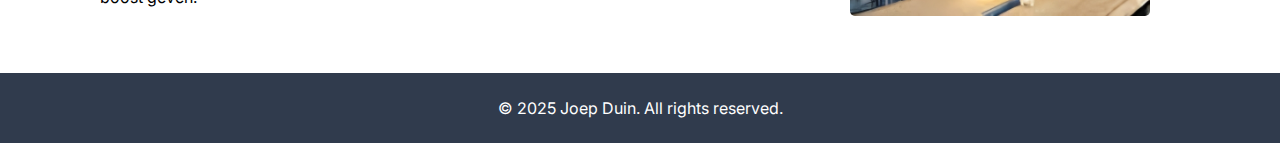
<file: voordelen.html>
<!DOCTYPE html>
<html lang="nl">
  <head>
    <meta charset="UTF-8" />
    <meta name="viewport" content="width=device-width, initial-scale=1.0" />
    <link rel="stylesheet" type="text/css" href="css/styles.css" />
    <link
      href="https://fonts.googleapis.com/css2?family=Inter:wght@400;500;700&display=swap"
      rel="stylesheet"
    />
    <title>Rustige Werkplekken Haarlem</title>
  </head>
  <body>
    <header>
      <a href="index.html"><h2>Rustige Werkplekken Haarlem</h2></a>
      <nav>
        <a href="index.html">Home</a>
        <a href="rustplek.html">Rustplek</a>
        <a href="voordelen.html"><u>Voordelen</u></a>
        <a href="tips.html">Tips</a>
        <a href="balans.html">Balans</a>
        <a href="contact.html">Contact</a>
      </nav>
    </header>

    <section class="intro">
      <h1 class="intro-title">Voordelen</h1>
      <p class="intro-undertitle">
        Werken in een café gaat verder dan alleen een fijne plek met koffie. Het
        biedt voordelen die je werkdag aangenamer en productiever maken.
      </p>
    </section>

    <section class="why">
      <article>
        <h2>Voordelen van werken in een café</h2>
        <p>
          Werken in een café gaat verder dan alleen een plek om koffie te
          drinken. Voor veel mensen is het een inspirerende en praktische manier
          om de werkdag aangenamer en productiever te maken. Hieronder ontdek je
          de belangrijkste voordelen.
        </p>
        <h2>Sfeer en energie</h2>
        <p>
          In een café heerst vaak een levendige, maar toch ontspannen sfeer. Het
          zachte geroezemoes en de achtergrondmuziek creëren precies genoeg
          prikkels om je alert te houden, zonder dat het storend wordt. Dit
          helpt om sneller in een goede werkflow te komen en voorkomt dat de
          stilte van thuiswerken saai of beklemmend aanvoelt.
        </p>
      </article>
      <img
        class="info-box-cafe-img"
        src="img/cafe1.jpeg"
        alt="Café de Zwarte Kat"
        title="Café de Zwarte Kat"
      />
    </section>

    <section class="why2-gray">
      <img
        class="info-box-cafe-img"
        src="img/cafe1.jpeg"
        alt="Café de Zwarte Kat"
        title="Café de Zwarte Kat"
      />
      <article>
        <h2>Praktische faciliteiten</h2>
        <p>
          Veel cafés zijn tegenwoordig ingericht op mensen die werken met een
          laptop. Denk aan gratis en stabiele wifi, voldoende stopcontacten en
          comfortabele zitplekken. Je hoeft dus niet te investeren in een dure
          werkplek of kantoor, maar kunt toch gebruikmaken van alle
          basisvoorzieningen die je nodig hebt.
        </p>
        <h2>Sociale factor</h2>
        <p>
          Thuiswerken kan soms eenzaam zijn. In een café ben je omringd door
          andere mensen, wat een gevoel van verbondenheid geeft. Je werkt
          individueel, maar je voelt je toch onderdeel van een gemeenschap. Soms
          ontstaan er zelfs leuke gesprekken of nieuwe contacten die je werkdag
          extra waardevol maken.
        </p>
      </article>
    </section>

    <section class="why">
      <article>
        <h2>Frisse blik en creativiteit</h2>
        <p>
          Een verandering van omgeving helpt vaak om nieuwe ideeën te krijgen.
          Door te werken in een café stap je letterlijk even uit je dagelijkse
          routine. De combinatie van een nieuwe omgeving, beweging en een goede
          kop koffie geeft je vaak meer energie en inspiratie om creatief en
          productief te werken.
        </p>
        <h2>Samenvatting</h2>
        <p>
          Werken in een café is dus meer dan een praktische oplossing. Het
          combineert sfeer, faciliteiten en sociale energie, en geeft je de
          mogelijkheid om je werk met meer motivatie en plezier te doen. De
          juiste plek kan je productiviteit en creativiteit een flinke boost
          geven.
        </p>
      </article>
      <img
        class="info-box-cafe-img"
        src="img/cafe1.jpeg"
        alt="Café de Zwarte Kat"
        title="Café de Zwarte Kat"
      />
    </section>

    <footer>&copy; 2025 Joep Duin. All rights reserved.</footer>
  </body>
</html>
</file>
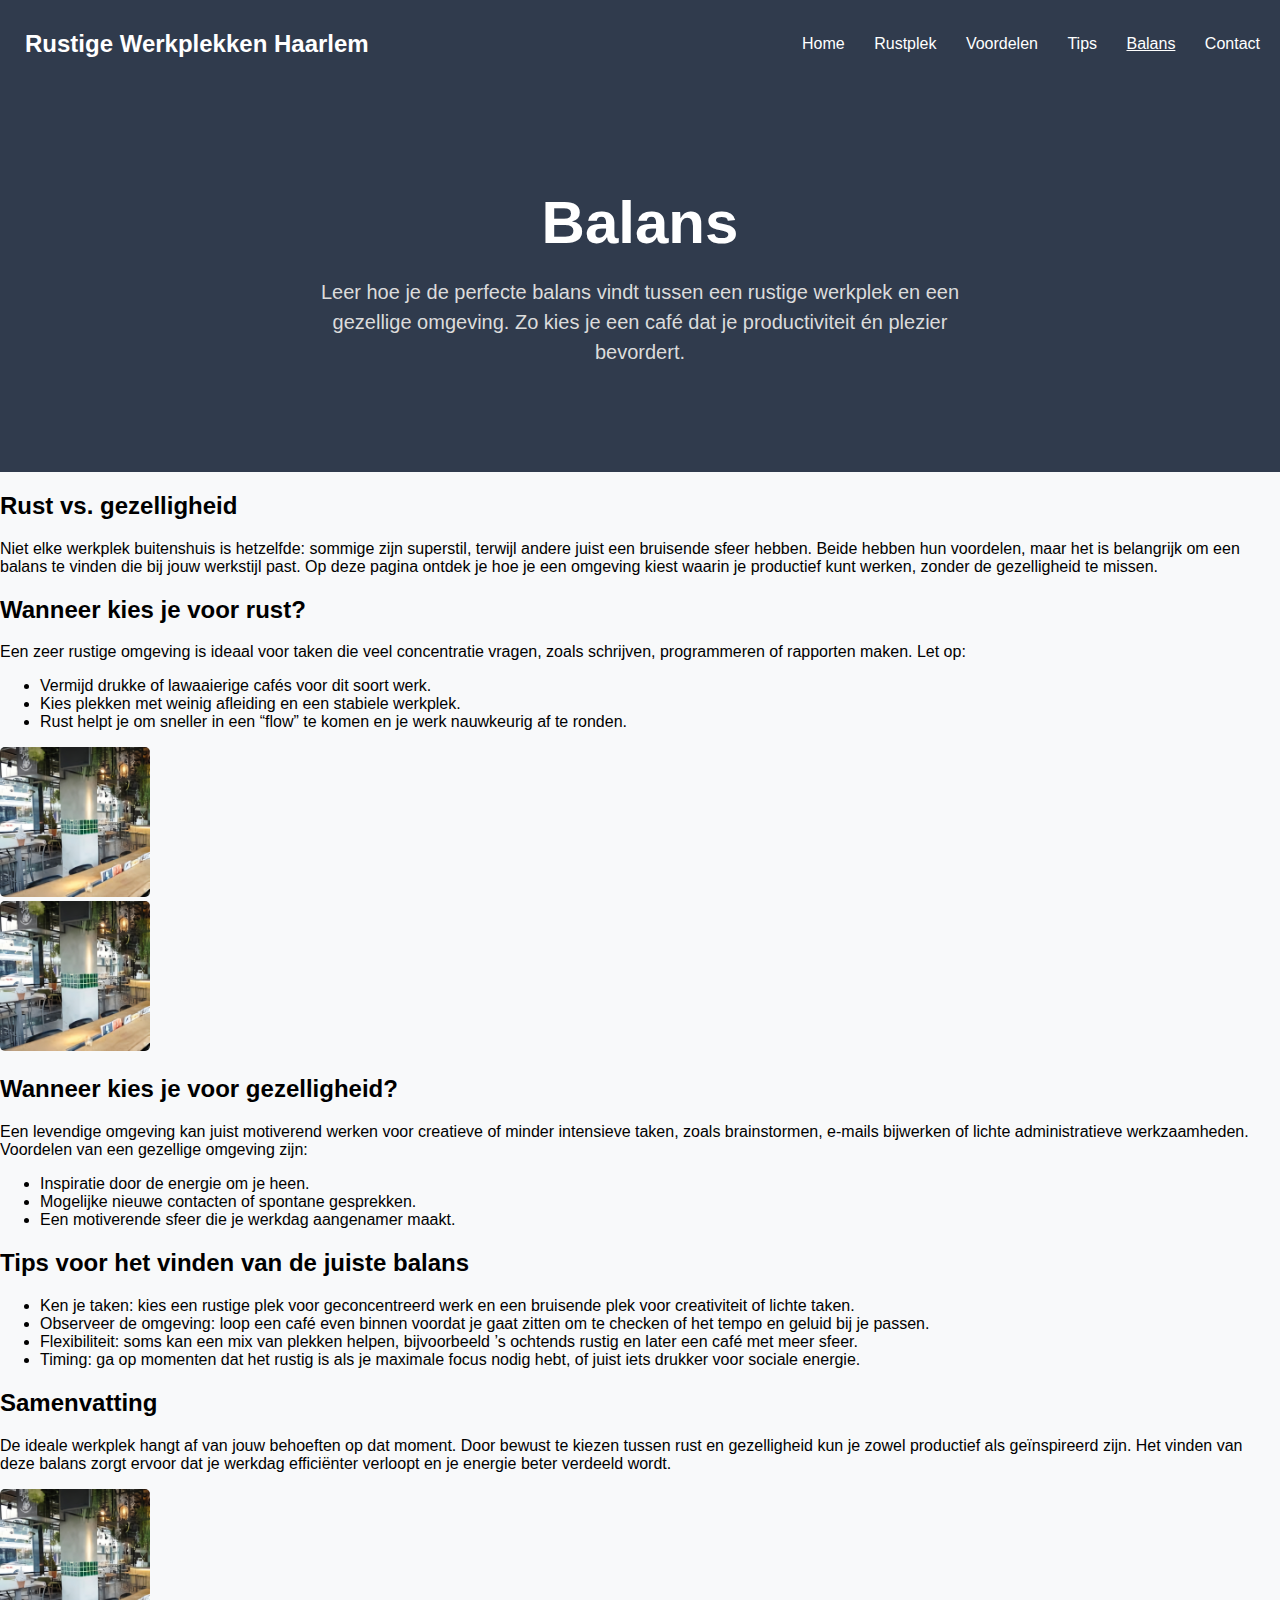
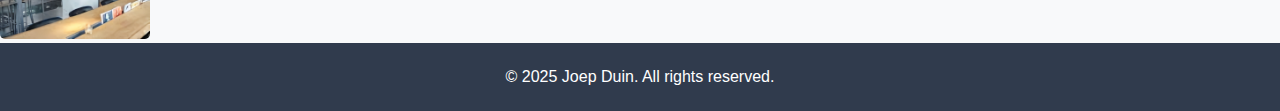
<file: assessment2324/balans.html>
<!DOCTYPE html>
<html lang="nl">
  <head>
    <meta charset="UTF-8" />
    <meta name="viewport" content="width=device-width, initial-scale=1.0" />
    <link rel="stylesheet" type="text/css" href="css/styles.css" />
    <link
      href="https://fonts.googleapis.com/css2?family=Inter:wght@400;500;700&display=swap"
      rel="stylesheet"
    />
    <title>Rustige Werkplekken Haarlem</title>
  </head>
  <body>
    <header>
      <a href="index.html"><h2>Rustige Werkplekken Haarlem</h2></a>
      <nav>
        <a href="index.html">Home</a>
        <a href="rustplek.html">Rustplek</a>
        <a href="voordelen.html">Voordelen</a>
        <a href="tips.html">Tips</a>
        <a href="balans.html"><u>Balans</u></a>
        <a href="contact.html">Contact</a>
      </nav>
    </header>

    <section class="intro">
      <h1 class="intro-title">Balans</h1>
      <p class="intro-undertitle">
        Leer hoe je de perfecte balans vindt tussen een rustige werkplek en een gezellige omgeving.
        Zo kies je een café dat je productiviteit én plezier bevordert.
      </p>
    </section>

    <section class="why">
      <article>
        <h2>Rust vs. gezelligheid</h2>
        <p>
          Niet elke werkplek buitenshuis is hetzelfde: sommige zijn superstil, terwijl andere juist een bruisende sfeer hebben. Beide hebben hun voordelen, maar het is belangrijk om een balans te vinden die bij jouw werkstijl past. Op deze pagina ontdek je hoe je een omgeving kiest waarin je productief kunt werken, zonder de gezelligheid te missen.
        <h2>Wanneer kies je voor rust?</h2>
        <p class="bullet">
          Een zeer rustige omgeving is ideaal voor taken die veel concentratie vragen, zoals schrijven, programmeren of rapporten maken. Let op:
          <ul>
            <li>Vermijd drukke of lawaaierige cafés voor dit soort werk.</li>
            <li>Kies plekken met weinig afleiding en een stabiele werkplek.</li>
            <li>Rust helpt je om sneller in een “flow” te komen en je werk nauwkeurig af te ronden.</li>
          </ul>
        </p>
      </article>
      <img
        class="info-box-cafe-img"
        src="img/cafe1.jpeg"
        alt="Café de Zwarte Kat"
        title="Café de Zwarte Kat"
      />
    </section>

    <section class="why2-gray">
      <img
        class="info-box-cafe-img"
        src="img/cafe1.jpeg"
        alt="Café de Zwarte Kat"
        title="Café de Zwarte Kat"
      />
      <article>
        <h2>Wanneer kies je voor gezelligheid?</h2>
        <p class="bullet">
          Een levendige omgeving kan juist motiverend werken voor creatieve of minder intensieve taken, zoals brainstormen, e-mails bijwerken of lichte administratieve werkzaamheden. Voordelen van een gezellige omgeving zijn:
          <ul>
            <li>Inspiratie door de energie om je heen.</li>
            <li>Mogelijke nieuwe contacten of spontane gesprekken.</li>
            <li>Een motiverende sfeer die je werkdag aangenamer maakt.</li>
          </ul>
        </p>
        <h2>Tips voor het vinden van de juiste balans</h2>
        <p class="bullet">
          <ul>
            <li>Ken je taken: kies een rustige plek voor geconcentreerd werk en een bruisende plek voor creativiteit of lichte taken.</li>
            <li>Observeer de omgeving: loop een café even binnen voordat je gaat zitten om te checken of het tempo en geluid bij je passen.</li>
            <li>Flexibiliteit: soms kan een mix van plekken helpen, bijvoorbeeld ’s ochtends rustig en later een café met meer sfeer.</li>
            <li>Timing: ga op momenten dat het rustig is als je maximale focus nodig hebt, of juist iets drukker voor sociale energie.</li>
          </ul>
        </p>
      </article>
    </section>

    <section class="why">
      <article>
        <h2>Samenvatting</h2>
        <p>
          De ideale werkplek hangt af van jouw behoeften op dat moment. Door bewust te kiezen tussen rust en gezelligheid kun je zowel productief als geïnspireerd zijn. Het vinden van deze balans zorgt ervoor dat je werkdag efficiënter verloopt en je energie beter verdeeld wordt.
        </p>
      </article>
      <img
        class="info-box-cafe-img"
        src="img/cafe1.jpeg"
        alt="Café de Zwarte Kat"
        title="Café de Zwarte Kat"
      />
    </section>

    <footer>&copy; 2025 Joep Duin. All rights reserved.</footer>
  </body>
</html>
</file>
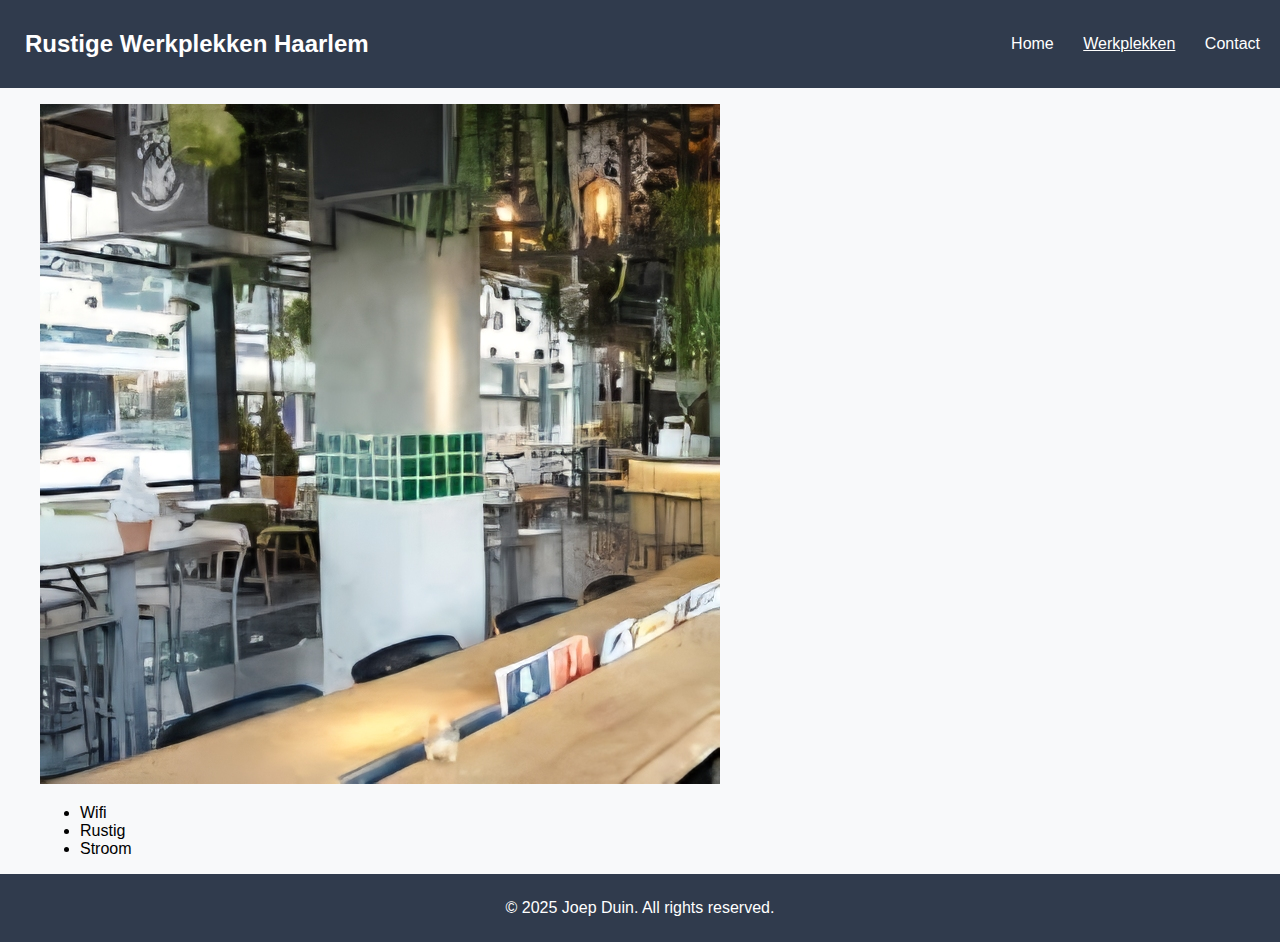
<file: assessment2324/cafe1.html>
<!DOCTYPE html>
<html lang="nl">
  <head>
    <meta charset="UTF-8" />
    <meta name="viewport" content="width=device-width, initial-scale=1.0" />
    <link rel="stylesheet" type="text/css" href="css/styles.css" />
    <title>Rustige Werkplekken Haarlem</title>
  </head>
  <body>
    <header>
      <a href="index.html"><h2>Rustige Werkplekken Haarlem</h2></a>
      <nav>
        <a href="index.html">Home</a>
        <a href="#info"><u>Werkplekken</u></a>
        <a href="contact.html">Contact</a>
      </nav>
    </header>

    <section>
      <figure>
        <img
          src="img/cafe1.jpeg"
          alt="Café de Zwarte Kat"
          title="Café de Zwarte Kat"
        />
        <figcaption>
          <ul>
            <li>Wifi</li>
            <li>Rustig</li>
            <li>Stroom</li>
          </ul>
        </figcaption>
      </figure>
    </section>

    <footer>&copy; 2025 Joep Duin. All rights reserved.</footer>
  </body>
</html>
</file>
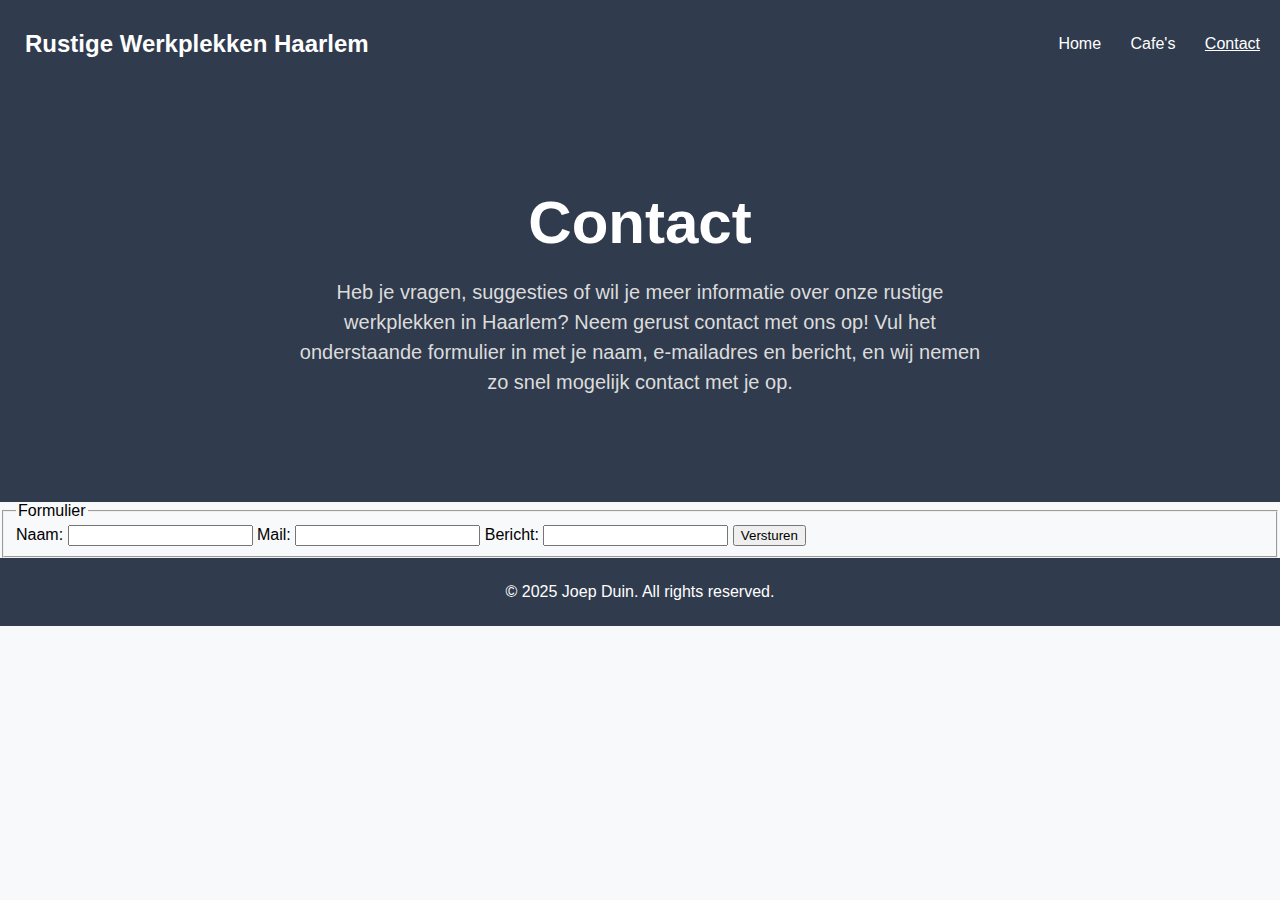
<file: assessment2324/contact.html>
<!DOCTYPE html>
<html lang="nl">
  <head>
    <meta charset="UTF-8" />
    <meta name="viewport" content="width=device-width, initial-scale=1.0" />
    <link rel="stylesheet" type="text/css" href="css/styles.css" />
    <title>Rustige Werkplekken Haarlem</title>
  </head>
  <body>
    <header>
      <a href="index.html"><h2>Rustige Werkplekken Haarlem</h2></a>
      <nav>
        <a href="index.html">Home</a>
        <a href="index.html#info">Cafe's</a>
        <a href="contact.html"><u>Contact</u></a>
      </nav>
    </header>

    <section class="intro">
      <h1 class="intro-title">Contact</h1>
      <p class="intro-undertitle">
        Heb je vragen, suggesties of wil je meer informatie over onze rustige
        werkplekken in Haarlem? Neem gerust contact met ons op! Vul het
        onderstaande formulier in met je naam, e-mailadres en bericht, en wij
        nemen zo snel mogelijk contact met je op.
      </p>
    </section>

    <section>
      <form>
        <fieldset>
          <legend>Formulier</legend>
          <label for="name">Naam: </label>
          <input type="text" id="name" name="name" />
          <label for="email">Mail: </label>
          <input type="email" id="email" name="email" />
          <label for="message">Bericht: </label>
          <input type="text" id="message" name="message" />
          <input type="submit" value="Versturen" />
        </fieldset>
      </form>
    </section>

    <footer>&copy; 2025 Joep Duin. All rights reserved.</footer>
  </body>
</html>
</file>
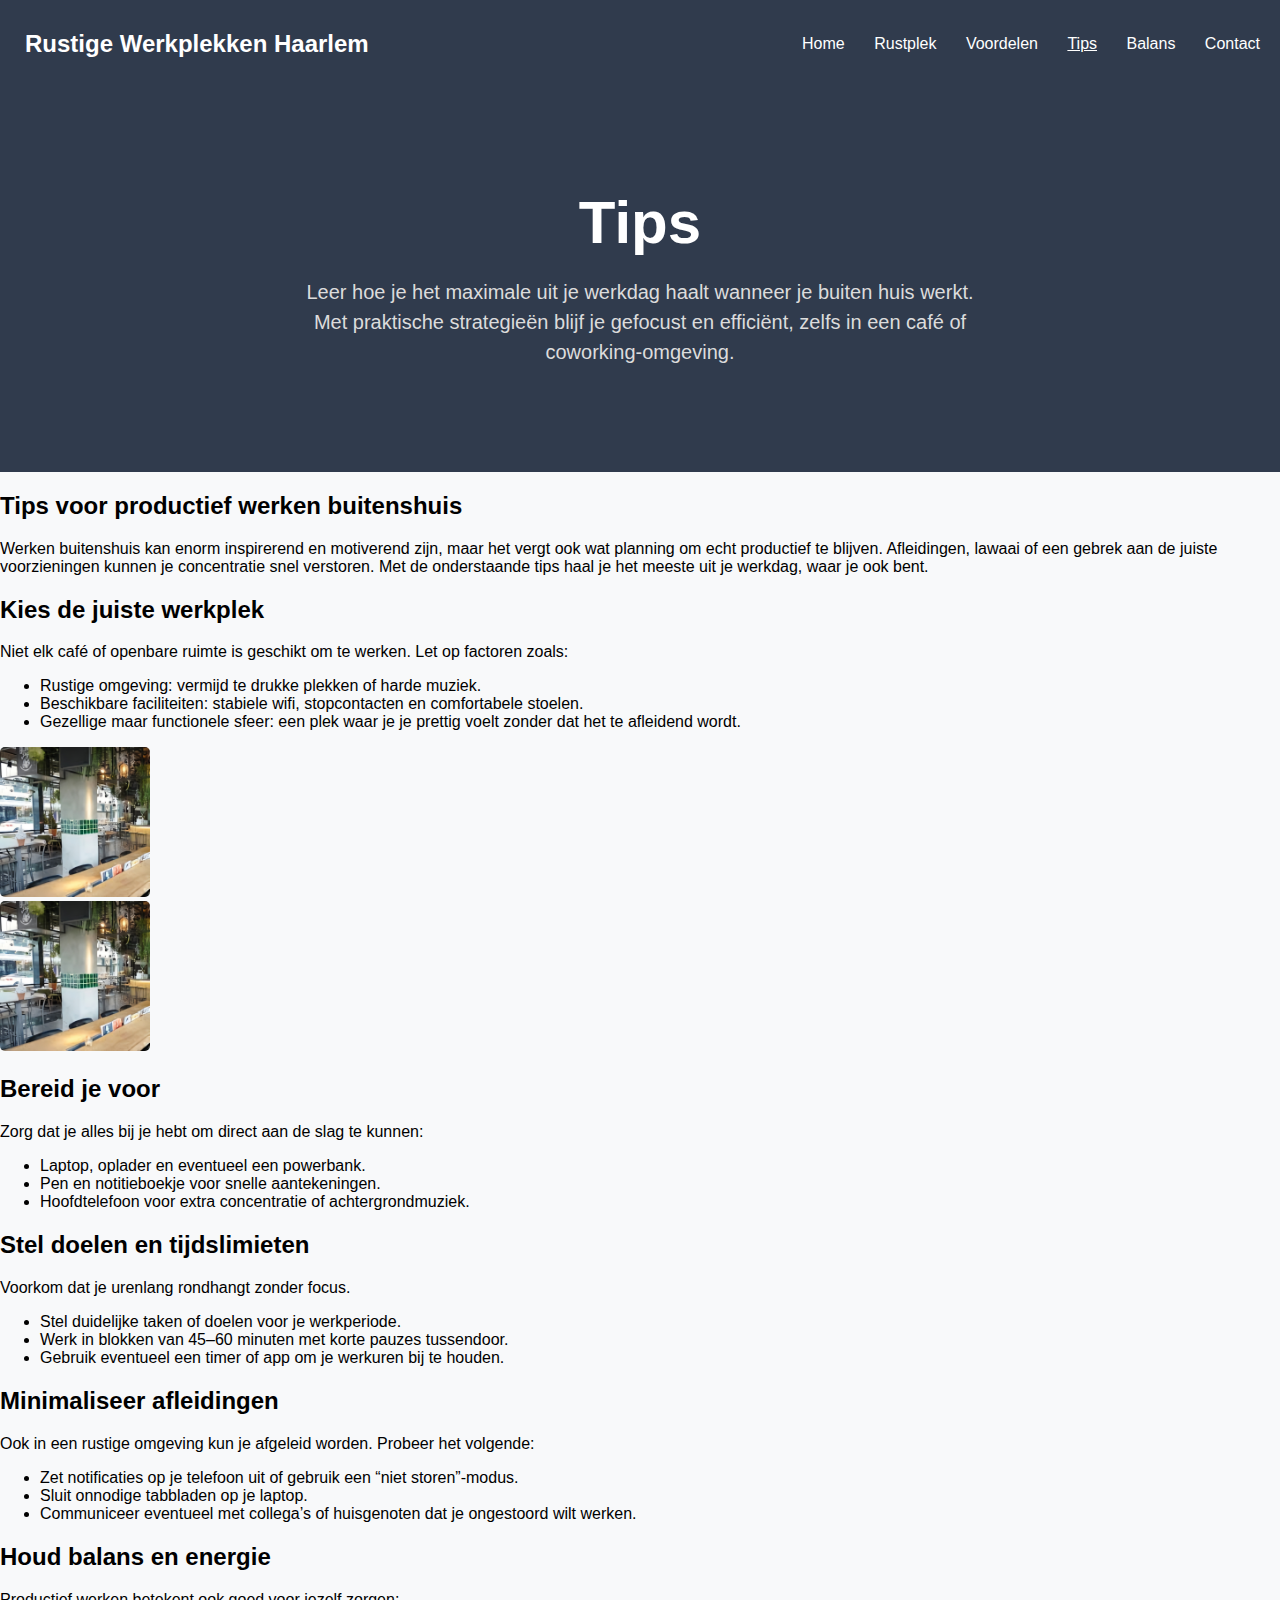
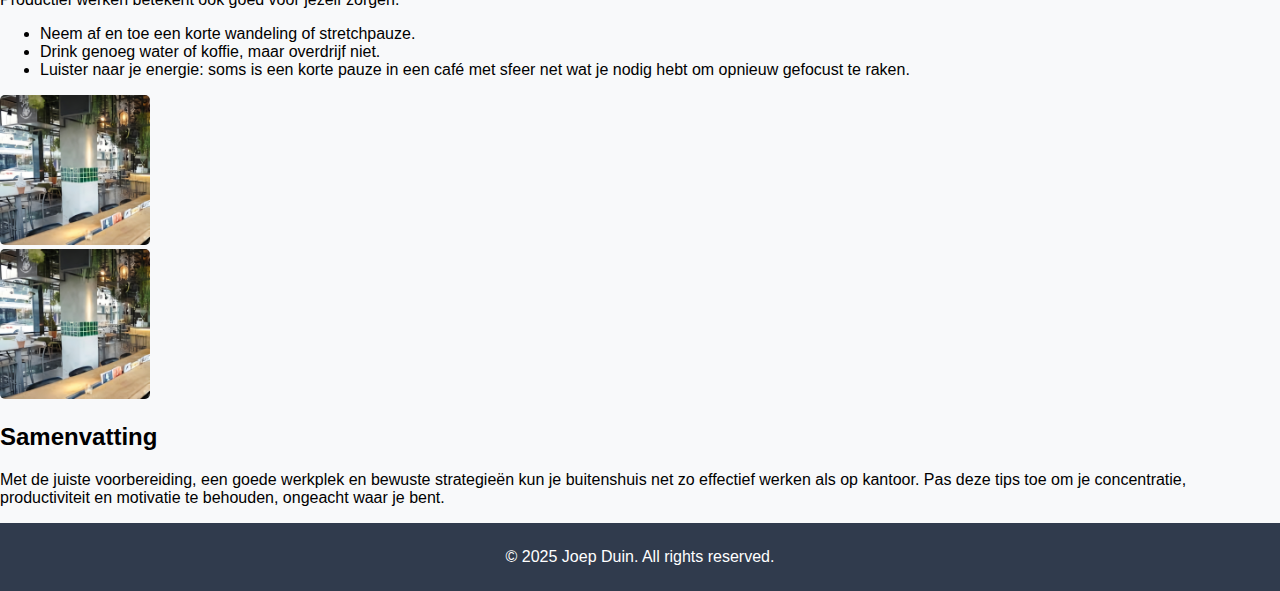
<file: assessment2324/tips.html>
<!DOCTYPE html>
<html lang="nl">
  <head>
    <meta charset="UTF-8" />
    <meta name="viewport" content="width=device-width, initial-scale=1.0" />
    <link rel="stylesheet" type="text/css" href="css/styles.css" />
    <link
      href="https://fonts.googleapis.com/css2?family=Inter:wght@400;500;700&display=swap"
      rel="stylesheet"
    />
    <title>Rustige Werkplekken Haarlem</title>
  </head>
  <body>
    <header>
      <a href="index.html"><h2>Rustige Werkplekken Haarlem</h2></a>
      <nav>
        <a href="index.html">Home</a>
        <a href="rustplek.html">Rustplek</a>
        <a href="voordelen.html">Voordelen</a>
        <a href="tips.html"><u>Tips</u></a>
        <a href="balans.html">Balans</a>
        <a href="contact.html">Contact</a>
      </nav>
    </header>

    <section class="intro">
      <h1 class="intro-title">Tips</h1>
      <p class="intro-undertitle">
        Leer hoe je het maximale uit je werkdag haalt wanneer je buiten huis werkt. Met 
        praktische strategieën blijf je gefocust en efficiënt, zelfs in een café of 
        coworking-omgeving.
      </p>
    </section>

    <section class="why">
      <article>
        <h2>Tips voor productief werken buitenshuis</h2>
        <p>
          Werken buitenshuis kan enorm inspirerend en motiverend zijn, maar het vergt ook wat planning om echt productief te blijven. Afleidingen, lawaai of een gebrek aan de juiste voorzieningen kunnen je concentratie snel verstoren. Met de onderstaande tips haal je het meeste uit je werkdag, waar je ook bent.
        <h2>Kies de juiste werkplek</h2>
        <p class="bullet">
          Niet elk café of openbare ruimte is geschikt om te werken. Let op factoren zoals:
          <ul>
            <li>Rustige omgeving: vermijd te drukke plekken of harde muziek.</li>
            <li>Beschikbare faciliteiten: stabiele wifi, stopcontacten en comfortabele stoelen.</li>
            <li>Gezellige maar functionele sfeer: een plek waar je je prettig voelt zonder dat het te afleidend wordt.</li>
          </ul>
        </p>
      </article>
      <img
        class="info-box-cafe-img"
        src="img/cafe1.jpeg"
        alt="Café de Zwarte Kat"
        title="Café de Zwarte Kat"
      />
    </section>

    <section class="why2-gray">
      <img
        class="info-box-cafe-img"
        src="img/cafe1.jpeg"
        alt="Café de Zwarte Kat"
        title="Café de Zwarte Kat"
      />
      <article>
        <h2>Bereid je voor</h2>
        <p class="bullet">
          Zorg dat je alles bij je hebt om direct aan de slag te kunnen:
          <ul>
            <li>Laptop, oplader en eventueel een powerbank.</li>
            <li>Pen en notitieboekje voor snelle aantekeningen.</li>
            <li>Hoofdtelefoon voor extra concentratie of achtergrondmuziek.</li>
          </ul>
        </p>
        <h2>Stel doelen en tijdslimieten</h2>
        <p class="bullet">
          Voorkom dat je urenlang rondhangt zonder focus.
          <ul>
            <li>Stel duidelijke taken of doelen voor je werkperiode.</li>
            <li>Werk in blokken van 45–60 minuten met korte pauzes tussendoor.</li>
            <li>Gebruik eventueel een timer of app om je werkuren bij te houden.</li>
          </ul>
        </p>
      </article>
    </section>

    <section class="why">
      <article>
        <h2>Minimaliseer afleidingen</h2>
        <p class="bullet">
          Ook in een rustige omgeving kun je afgeleid worden. Probeer het volgende:
          <ul>
            <li>Zet notificaties op je telefoon uit of gebruik een “niet storen”-modus.</li>
            <li>Sluit onnodige tabbladen op je laptop.</li>
            <li>Communiceer eventueel met collega’s of huisgenoten dat je ongestoord wilt werken.</li>
          </ul>
        </p>
        <h2>Houd balans en energie</h2>
        <p class="bullet">
          Productief werken betekent ook goed voor jezelf zorgen:
          <ul>
            <li>Neem af en toe een korte wandeling of stretchpauze.</li>
            <li>Drink genoeg water of koffie, maar overdrijf niet.</li>
            <li>Luister naar je energie: soms is een korte pauze in een café met sfeer net wat je nodig hebt om opnieuw gefocust te raken.</li>
          </ul>
        </p>
      </article>
      <img
        class="info-box-cafe-img"
        src="img/cafe1.jpeg"
        alt="Café de Zwarte Kat"
        title="Café de Zwarte Kat"
      />
    </section>

    <section class="why2-gray">
      <img
        class="info-box-cafe-img"
        src="img/cafe1.jpeg"
        alt="Café de Zwarte Kat"
        title="Café de Zwarte Kat"
      />
      <article>
        <h2>Samenvatting</h2>
        <p>
          Met de juiste voorbereiding, een goede werkplek en bewuste strategieën kun je buitenshuis net zo effectief werken als op kantoor. Pas deze tips toe om je concentratie, productiviteit en motivatie te behouden, ongeacht waar je bent.
      </article>
    </section>

    <footer>&copy; 2025 Joep Duin. All rights reserved.</footer>
  </body>
</html>
</file>
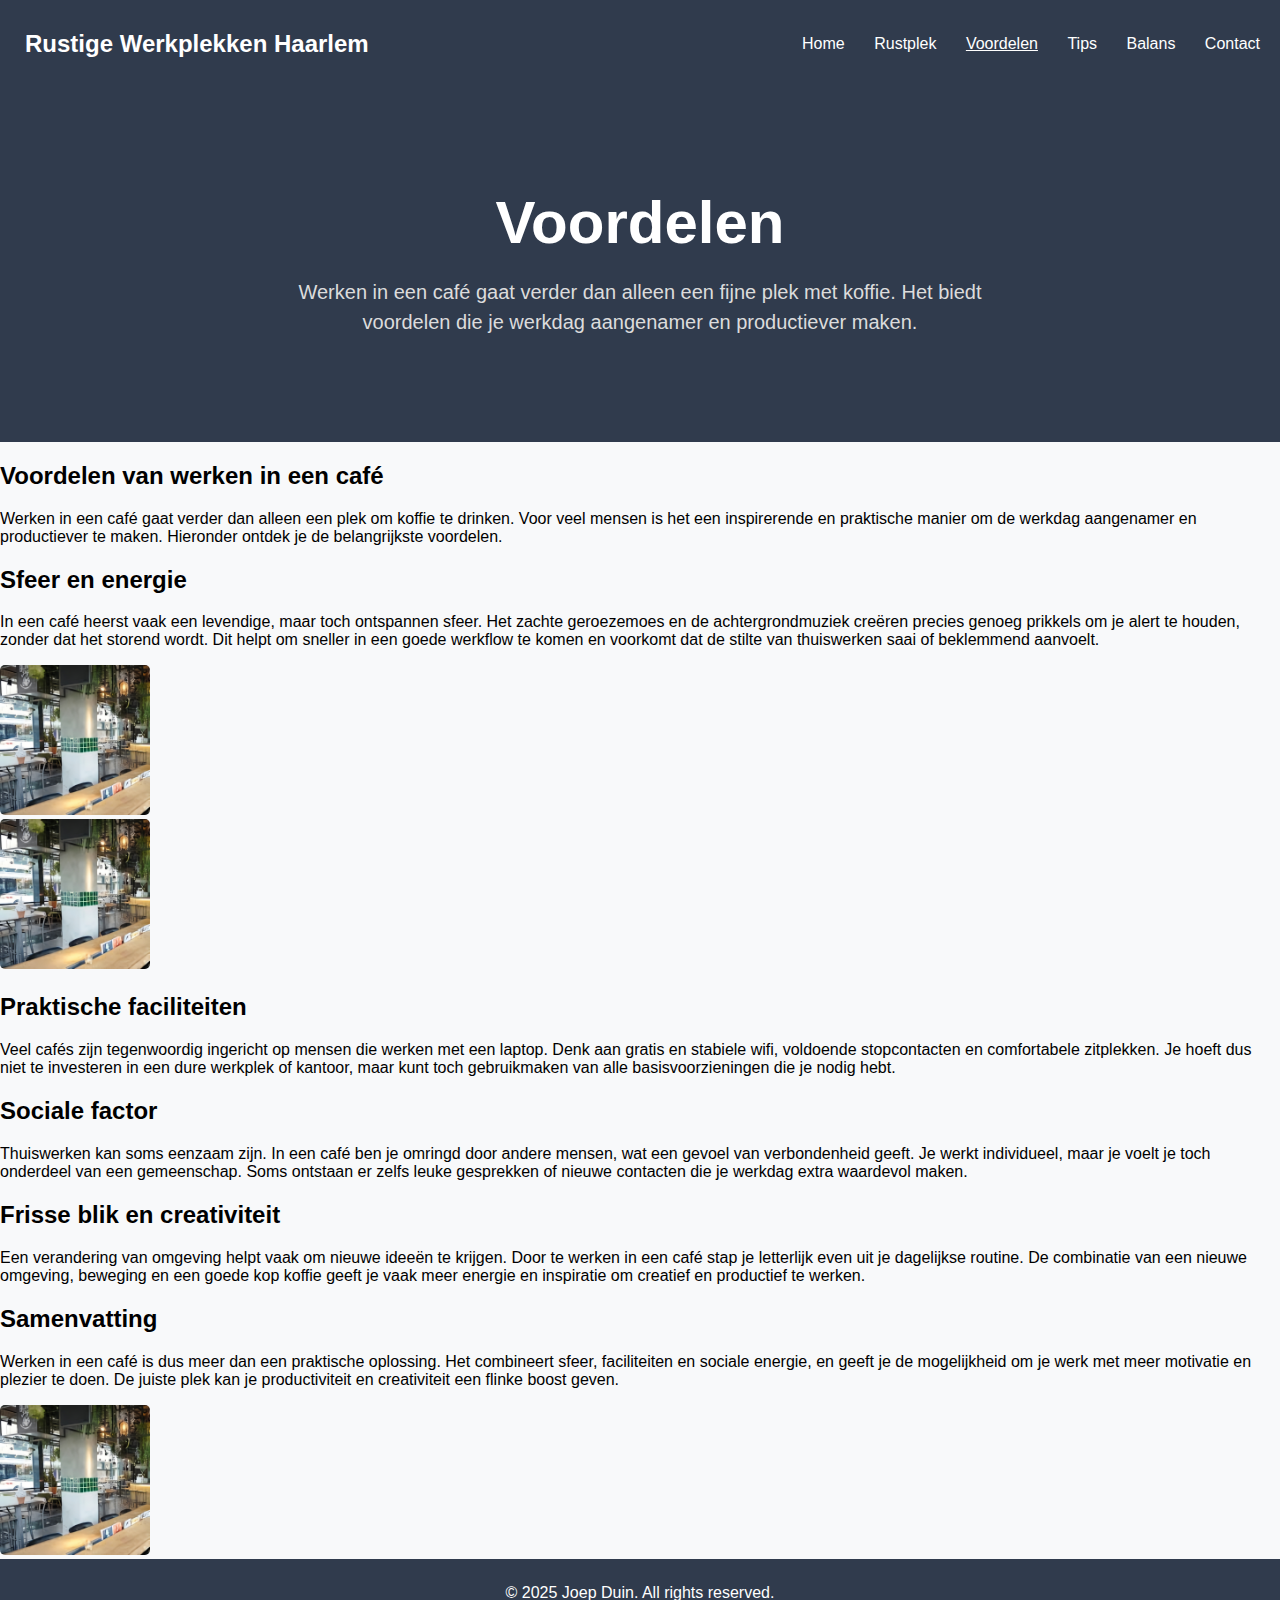
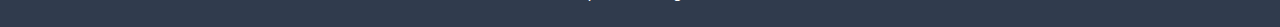
<file: assessment2324/voordelen.html>
<!DOCTYPE html>
<html lang="nl">
  <head>
    <meta charset="UTF-8" />
    <meta name="viewport" content="width=device-width, initial-scale=1.0" />
    <link rel="stylesheet" type="text/css" href="css/styles.css" />
    <link
      href="https://fonts.googleapis.com/css2?family=Inter:wght@400;500;700&display=swap"
      rel="stylesheet"
    />
    <title>Rustige Werkplekken Haarlem</title>
  </head>
  <body>
    <header>
      <a href="index.html"><h2>Rustige Werkplekken Haarlem</h2></a>
      <nav>
        <a href="index.html">Home</a>
        <a href="rustplek.html">Rustplek</a>
        <a href="voordelen.html"><u>Voordelen</u></a>
        <a href="tips.html">Tips</a>
        <a href="balans.html">Balans</a>
        <a href="contact.html">Contact</a>
      </nav>
    </header>

    <section class="intro">
      <h1 class="intro-title">Voordelen</h1>
      <p class="intro-undertitle">
        Werken in een café gaat verder dan alleen een fijne plek met koffie. Het
        biedt voordelen die je werkdag aangenamer en productiever maken.
      </p>
    </section>

    <section class="why">
      <article>
        <h2>Voordelen van werken in een café</h2>
        <p>
          Werken in een café gaat verder dan alleen een plek om koffie te
          drinken. Voor veel mensen is het een inspirerende en praktische manier
          om de werkdag aangenamer en productiever te maken. Hieronder ontdek je
          de belangrijkste voordelen.
        </p>
        <h2>Sfeer en energie</h2>
        <p>
          In een café heerst vaak een levendige, maar toch ontspannen sfeer. Het
          zachte geroezemoes en de achtergrondmuziek creëren precies genoeg
          prikkels om je alert te houden, zonder dat het storend wordt. Dit
          helpt om sneller in een goede werkflow te komen en voorkomt dat de
          stilte van thuiswerken saai of beklemmend aanvoelt.
        </p>
      </article>
      <img
        class="info-box-cafe-img"
        src="img/cafe1.jpeg"
        alt="Café de Zwarte Kat"
        title="Café de Zwarte Kat"
      />
    </section>

    <section class="why2-gray">
      <img
        class="info-box-cafe-img"
        src="img/cafe1.jpeg"
        alt="Café de Zwarte Kat"
        title="Café de Zwarte Kat"
      />
      <article>
        <h2>Praktische faciliteiten</h2>
        <p>
          Veel cafés zijn tegenwoordig ingericht op mensen die werken met een laptop. 
          Denk aan gratis en stabiele wifi, voldoende stopcontacten en comfortabele 
          zitplekken. Je hoeft dus niet te investeren in een dure werkplek of kantoor, 
          maar kunt toch gebruikmaken van alle basisvoorzieningen die je nodig hebt.
        </p>
        <h2>Sociale factor</h2>
        <p>
          Thuiswerken kan soms eenzaam zijn. In een café ben je omringd door andere 
          mensen, wat een gevoel van verbondenheid geeft. Je werkt individueel, maar 
          je voelt je toch onderdeel van een gemeenschap. Soms ontstaan er zelfs leuke 
          gesprekken of nieuwe contacten die je werkdag extra waardevol maken.
        </p>
      </article>
    </section>

    <section class="why">
      <article>
        <h2>Frisse blik en creativiteit</h2>
        <p>
          Een verandering van omgeving helpt vaak om nieuwe ideeën te krijgen. 
          Door te werken in een café stap je letterlijk even uit je dagelijkse 
          routine. De combinatie van een nieuwe omgeving, beweging en een goede 
          kop koffie geeft je vaak meer energie en inspiratie om creatief en 
          productief te werken.
        </p>
        <h2>Samenvatting</h2>
        <p>
          Werken in een café is dus meer dan een praktische oplossing. Het combineert 
          sfeer, faciliteiten en sociale energie, en geeft je de mogelijkheid om je 
          werk met meer motivatie en plezier te doen. De juiste plek kan je 
          productiviteit en creativiteit een flinke boost geven.
        </p>
      </article>
      <img
        class="info-box-cafe-img"
        src="img/cafe1.jpeg"
        alt="Café de Zwarte Kat"
        title="Café de Zwarte Kat"
      />
    </section>

    <footer>&copy; 2025 Joep Duin. All rights reserved.</footer>
  </body>
</html>
</file>
<file: assessment2324/css/styles.css>
html {
  scroll-behavior: smooth;
}

body {
    margin: 0;
    font-family: sans-serif;
    background-color: #F8F9FA;
}

header {
    display: flex;
    align-items: center;
    justify-content: space-between;
    padding: 10px 10px;
    color: white;
    background-color: #303B4D
}
header a {
    margin-left: 15px;
    text-decoration: none;
    color: white;
}

nav a {
    margin-left: 15px;
    padding-right: 10px;
    text-decoration: none;
    color: white;
}

.intro {
    text-align: center;
    background-color: #303B4D;
    padding-bottom: 75px;
}

.intro-title {
    color: white;
    max-width: 700px;
    padding-top: 100px;
    font-size: 60px;
    margin: auto;
}

.intro-undertitle {
    color: gainsboro;
    margin: 20px auto 30px auto;
    max-width: 700px;
    font-size: 20px;
    line-height: 30px;
}

.intro-button {
    padding: 20px 40px;
    font-size: 15px;
    border-radius: 5px;
}

.info {
    display: flex;
    flex-direction: column;
    margin: 100px 300px 50px;
}

.info-box {
    border: 1px solid #d1d1d1;
    border-radius: 5px;
    background-color: white;
    margin-bottom: 50px;
    display: flex;
    justify-content: space-between;
    padding: 10px;
}

.info-box-cafe {
    margin: 30px;
}

.info-box-cafe > h2 {
    margin-top: 0px;
}

.info-box-cafe-img {
    width: 150px;
    height: 150px;
    align-self: center;
    margin-right: 30px;
    border-radius: 5px;
}

.info-box-cafe-labels {
    margin-right: 5px;
    border: 1px solid #d1d1d1;
    border-radius: 3px;
    background-color: #F8F9FA;
}

.info-box-cafe-button {
    border: 1px solid #d1d1d1;
    border-radius: 3px;
    background-color: #d1d1d1;
}

footer {
    text-align: center;
    color: white;
    background-color: #303B4D;
    padding: 25px;
}
</file>
<file: Week2/css/styles.css>
h1 {
    font-size: 36;
}

.hoi {
    font: 100;
}
</file>
<file: css/styles.css>
html {
  scroll-behavior: smooth;
}

#info {
  scroll-margin-top: 125px;
}
body {
  margin: 0;
  font-family: "Inter";
  background-color: #f8f9fa;
}

button {
  cursor: pointer;
}

header {
  position: sticky;
  top: 0px;
  display: flex;
  align-items: center;
  justify-content: space-between;
  padding: 10px 10px;
  color: white;
  background-color: #303b4d;
}

header a {
  margin-left: 15px;
  text-decoration: none;
  color: white;
}

nav a {
  margin-left: 15px;
  padding-right: 10px;
  text-decoration: none;
  color: white;
}

.intro {
  text-align: center;
  background-color: #303b4d;
  padding-bottom: 75px;
  min-width: 10px;
}

.intro-title {
  color: white;
  max-width: 700px;
  padding-top: 100px;
  font-size: 60px;
  margin: auto;
}

.intro-undertitle {
  color: #dcdcdc;
  margin: 20px auto 30px auto;
  max-width: 700px;
  font-size: 20px;
  line-height: 30px;
}

.intro-button {
  padding: 20px 40px;
  font-size: 15px;
  border-radius: 5px;
}

.info {
  display: flex;
  flex-direction: column;
  margin: 100px 300px 50px;
}

.info-box {
  border: 1px solid #d1d1d1;
  border-radius: 5px;
  background-color: white;
  margin-bottom: 50px;
  display: flex;
  justify-content: space-between;
  padding: 10px;
  transition: 0.3s;
}

.info-box:hover {
  border: 1px solid #000000;
}

.info-box-cafe {
  margin: 30px;
}

.info-box-cafe > h2 {
  margin-top: 0px;
}

.info-box-cafe-img {
  width: 150px;
  height: 150px;
  align-self: center;
  margin-right: 30px;
  border-radius: 5px;
}

.info-box-cafe-labels {
  margin-right: 5px;
  border: 1px solid #d1d1d1;
  border-radius: 5px;
  background-color: #f8f9fa;
  cursor: default;
}

footer {
  text-align: center;
  color: white;
  background-color: #303b4d;
  padding: 25px;
}

.why {
  background-color: white;
  display: flex;
  justify-content: space-between;
  padding: 50px 100px 50px;
}

.why img {
  margin-left: 100px;
  width: 300px;
  height: 300px;
  border-radius: 5px;
}

.why2 {
  background-color: white;
  display: flex;
  justify-content: space-between;
  padding: 50px 100px 50px;
}

.why2 img {
  margin-right: 100px;
  width: 300px;
  height: 300px;
  border-radius: 5px;
}

.knoppen {
  background-color: #f8f9fa;
  display: flex;
  justify-content: space-between;
  justify-content: center;
  padding: 50px 150px 50px;
}

.knoppen a button {
  border: 1px solid #000000;
  background-color: #ffffff;
  width: 200px;
  height: 60px;
  font-size: 20px;
  border-radius: 5px;
  margin: 0px 30px;
}

.why2-gray {
  background-color: #f8f9fa;
  display: flex;
  justify-content: space-between;
  padding: 50px 100px 50px;
}

.why2-gray img {
  margin-right: 100px;
  width: 300px;
  height: 300px;
  border-radius: 5px;
}
.bullet {
  margin-bottom: 0;
}

ul {
  list-style-position: disc outside;
  margin: 0px;
  padding-left: 20px;
}

/* Mobiel css */
@media (max-width: 768px) {
  header {
    flex-direction: column;
  }

  nav {
    display: flex;
    flex-direction: column;
  }

  .intro-title {
    font-size: 40px;
  }

  .intro-undertitle {
    font-size: 18px;
  }

  .info {
    margin: 80px 40px 40px;
  }

  .info-box {
    flex-direction: column;
  }

  .info-box-cafe-img {
    margin-right: 0px;
    margin-bottom: 20px;
    width: 200px;
    height: 200px;
  }

  .why,
  .why2,
  .why2-gray {
    flex-direction: column;
    padding: 50px 40px 50px;
  }

  .why img,
  .why2 img,
  .why2-gray img {
    margin-left: 0px;
    margin-right: 0px;
    max-width: 300px;
    height: 300px;
  }

  .knoppen {
    flex-direction: column;
    align-items: center;
    padding: 50px 40px 50px;
  }

  .knoppen a button {
    margin: 0px;
    margin-bottom: 20px;
  }
}
</file>
